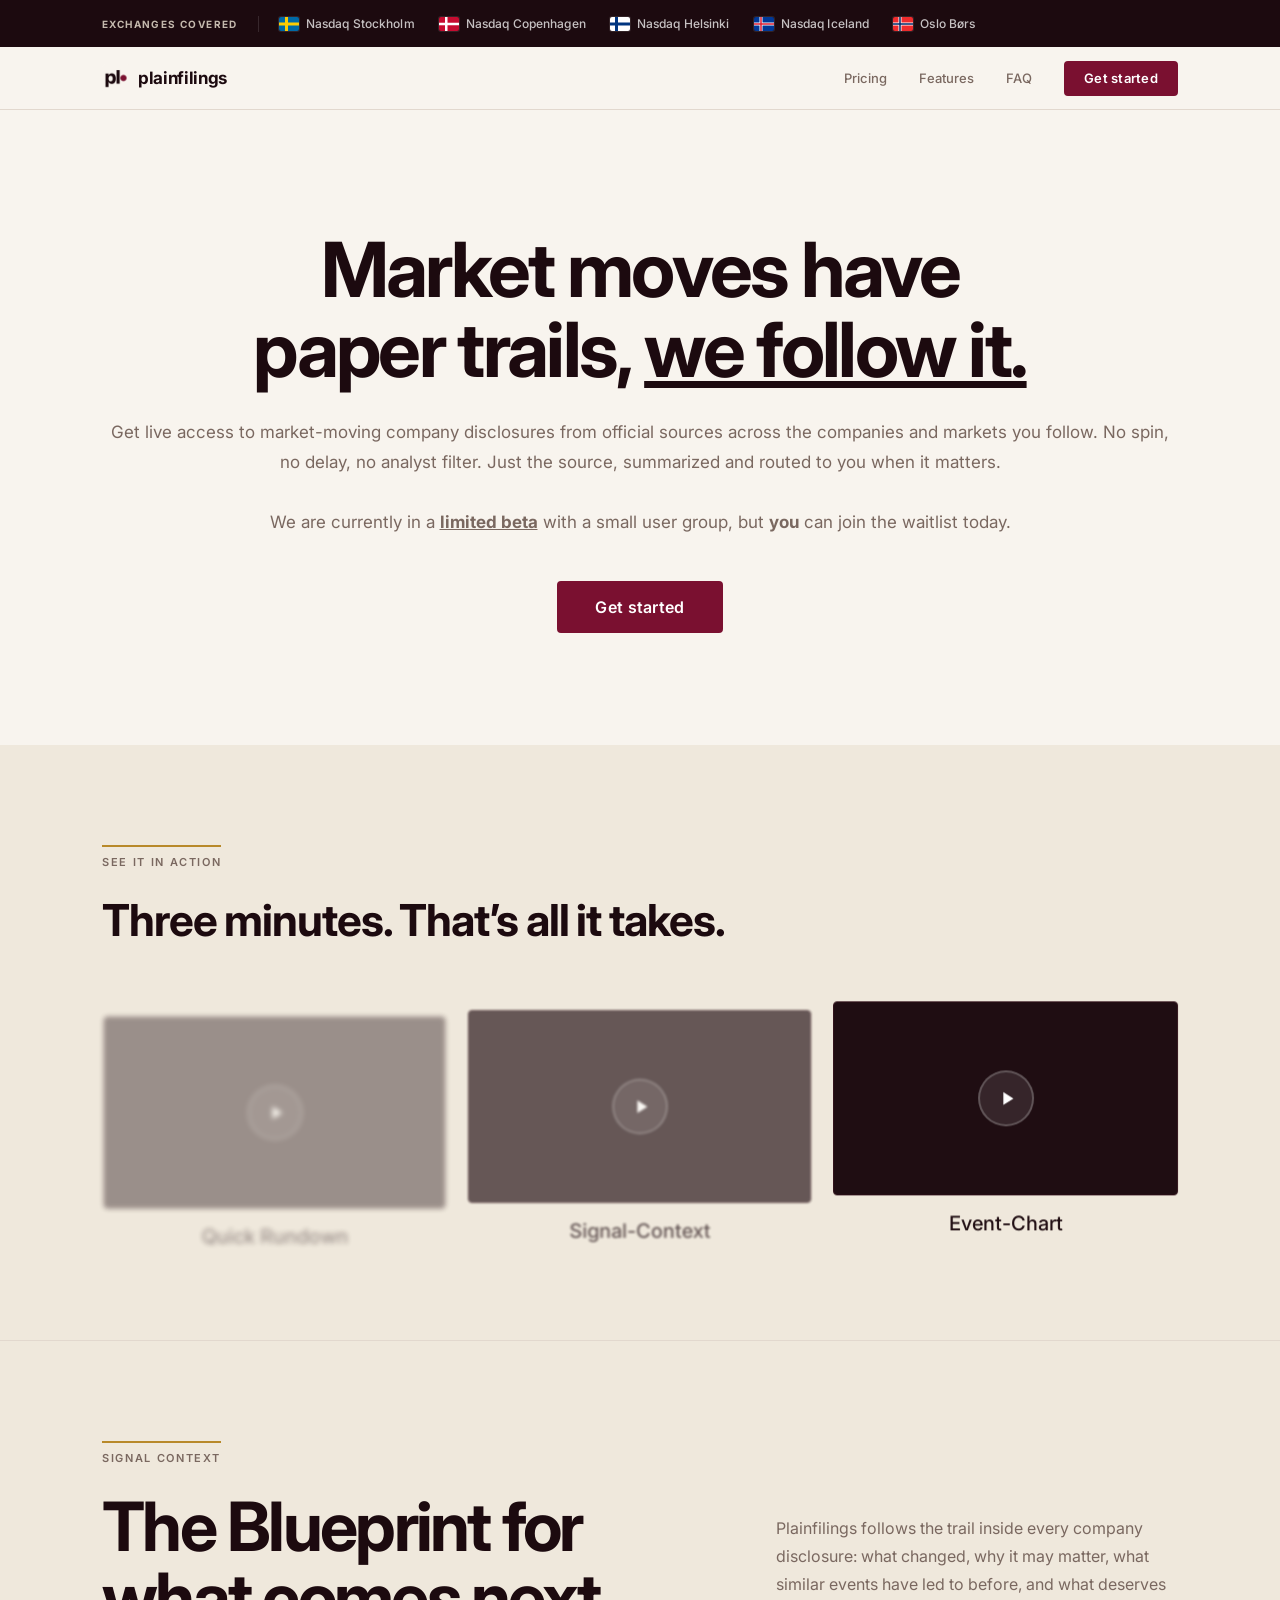
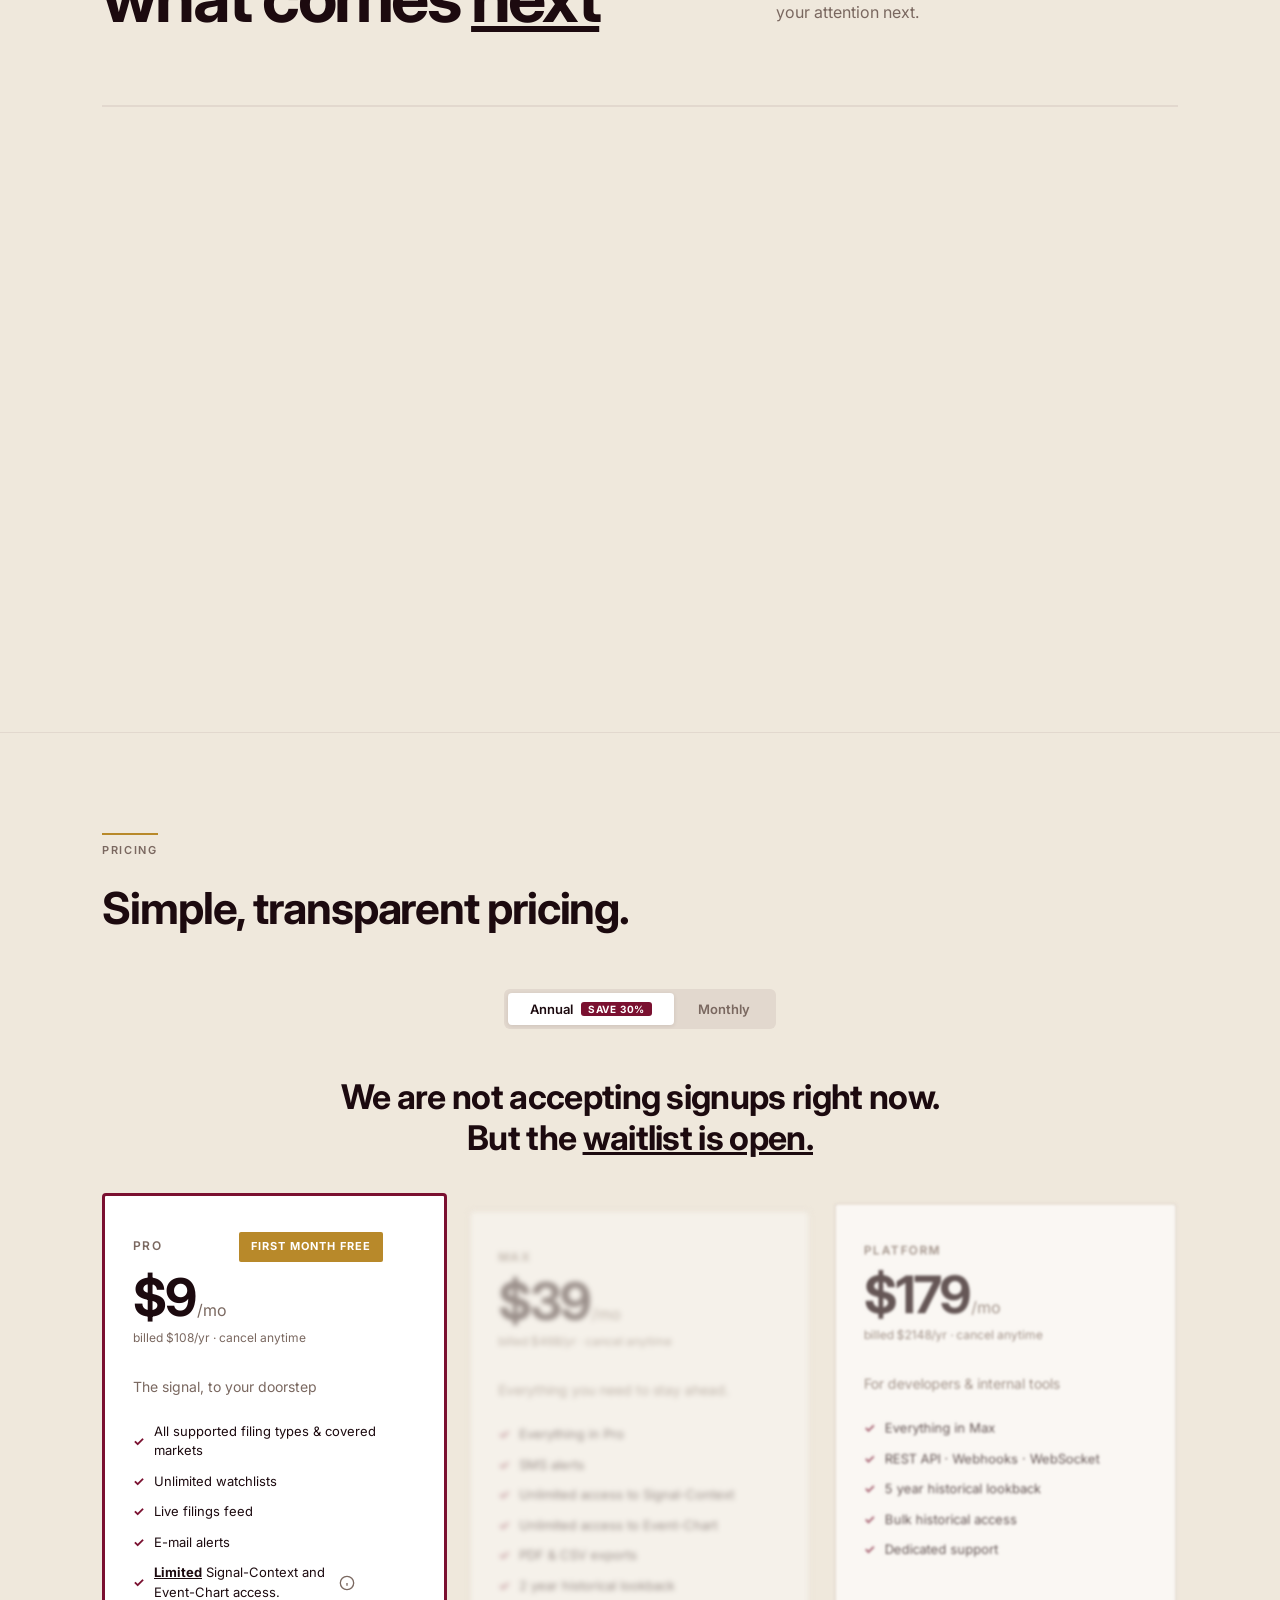
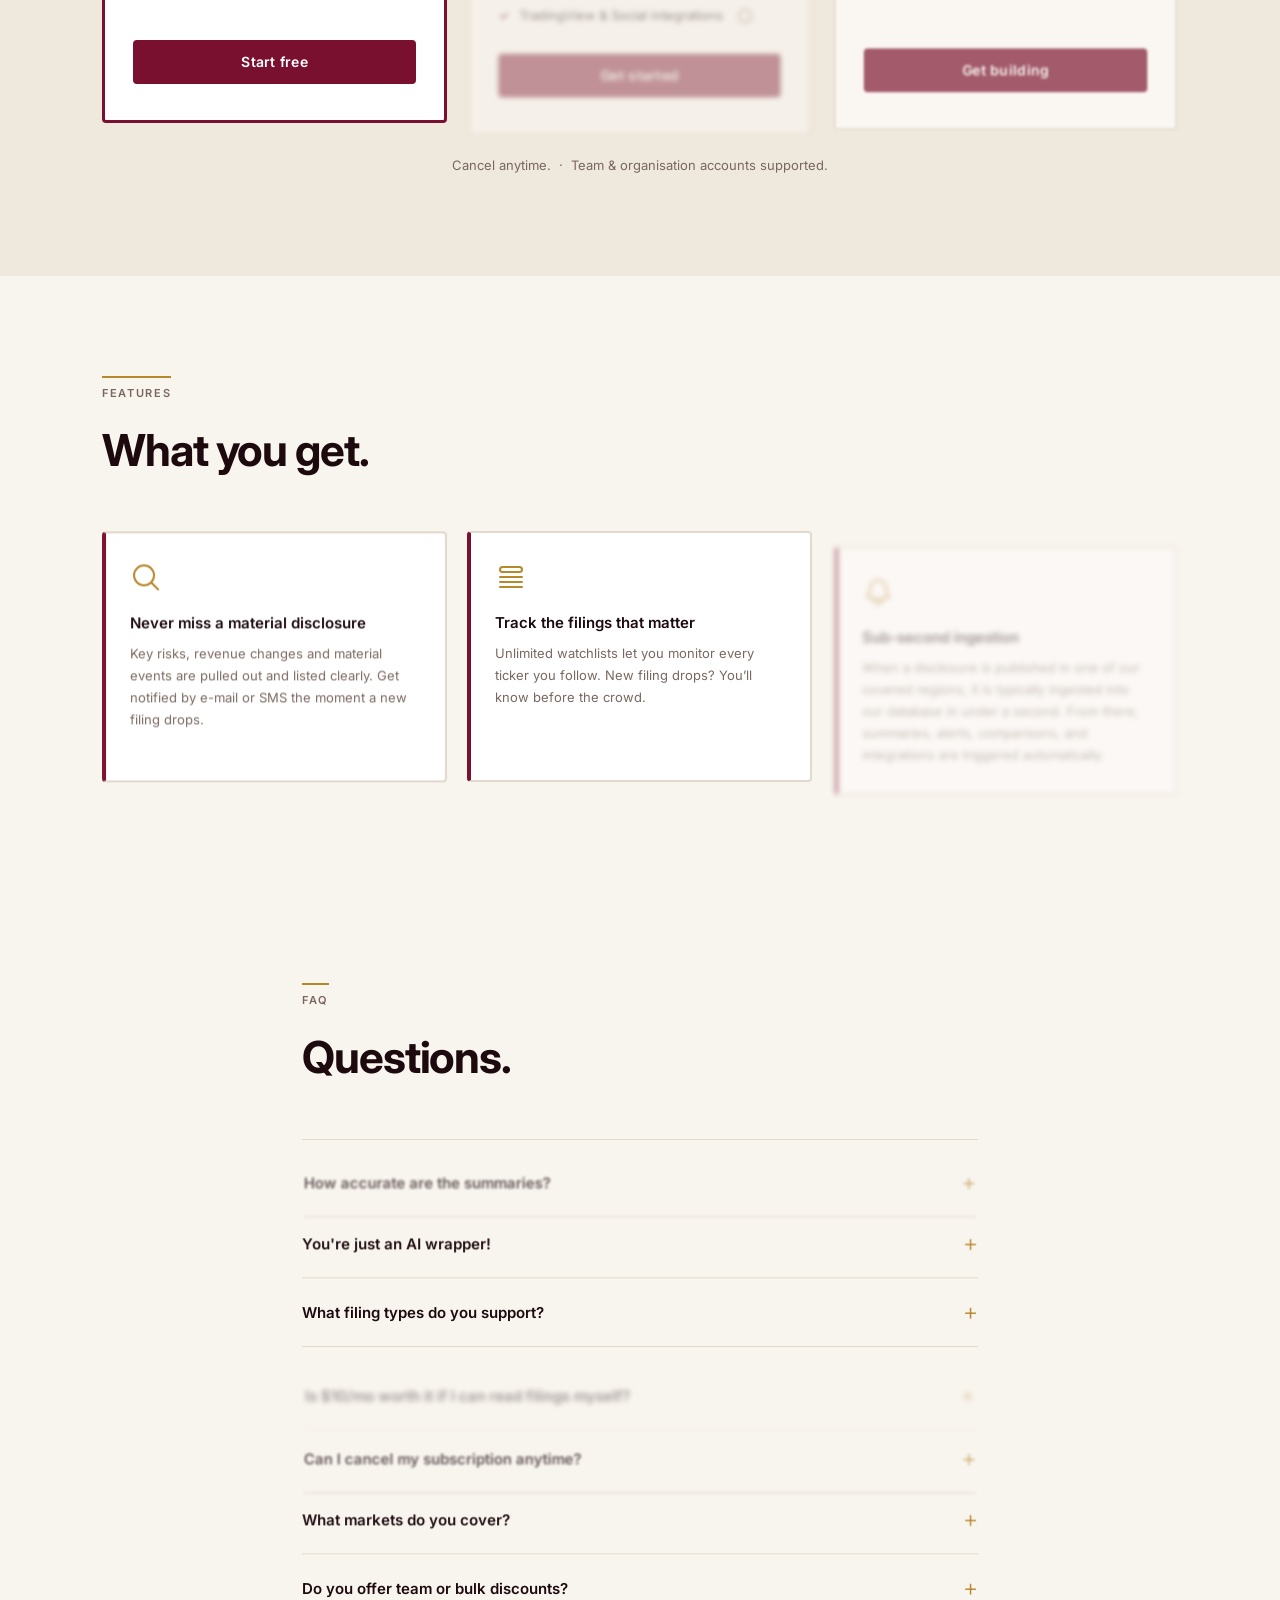
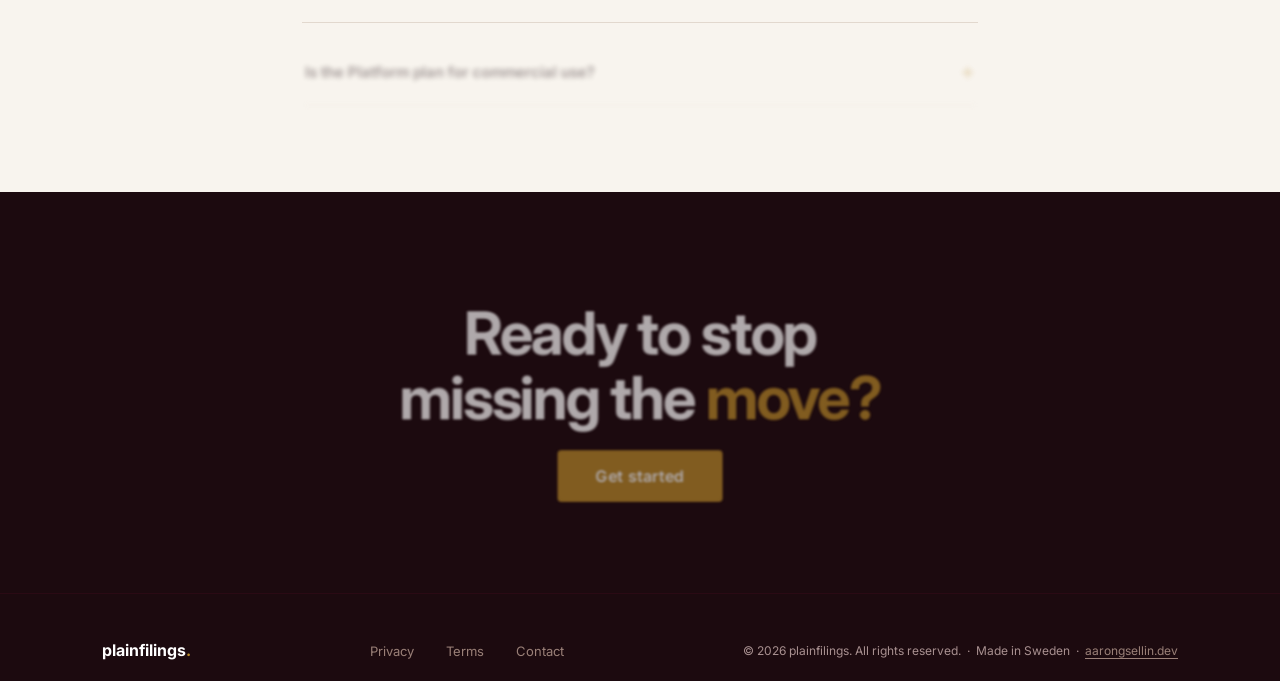
<file: index.html>
<!doctype html>
<html lang="en">
  <head>
    <meta charset="UTF-8" />
    <meta name="viewport" content="width=device-width, initial-scale=1.0" />
    <title>plainfilings</title>
    <meta
      name="description"
      content="plainfilings routes visitors to the appropriate locale page."
    />
    <meta name="robots" content="noindex,follow" />
    <meta property="og:type" content="website" />
    <meta property="og:title" content="plainfilings" />
    <meta
      property="og:description"
      content="plainfilings routes visitors to the appropriate locale page."
    />
    <meta property="og:url" content="https://plainfilings.com/" />
    <meta
      property="og:image"
      content="https://plainfilings.com/live-feed-demo.png"
    />
    <meta name="twitter:card" content="summary_large_image" />
    <meta name="twitter:title" content="plainfilings" />
    <meta
      name="twitter:description"
      content="plainfilings routes visitors to the appropriate locale page."
    />
    <meta
      name="twitter:image"
      content="https://plainfilings.com/live-feed-demo.png"
    />
    <script>
      (function () {
        var path = window.location.pathname.replace(/\/+$/, "") || "/";
        if (path !== "/" && path !== "/index.html") return;

        var targetPath = "/en/";
        var controller = window.AbortController ? new AbortController() : null;
        var timeoutId = null;

        if (controller) {
          timeoutId = window.setTimeout(function () {
            controller.abort();
          }, 1500);
        }

        var request = controller
          ? fetch("https://api.country.is/", { signal: controller.signal })
          : fetch("https://api.country.is/");

        request
          .then(function (response) {
            if (!response.ok) throw new Error("Geo lookup failed");
            return response.json();
          })
          .then(function (data) {
            var countryCode = String(
              data && (data.country || data.country_code || ""),
            ).toUpperCase();
            if (countryCode === "SE") targetPath = "/sv/";
          })
          .catch(function () {
            targetPath = "/en/";
          })
          .then(function () {
            if (timeoutId !== null) window.clearTimeout(timeoutId);
            window.location.replace(
              targetPath + window.location.search + window.location.hash,
            );
          });
      })();
    </script>
  </head>
  <body></body>
</html>
</file>
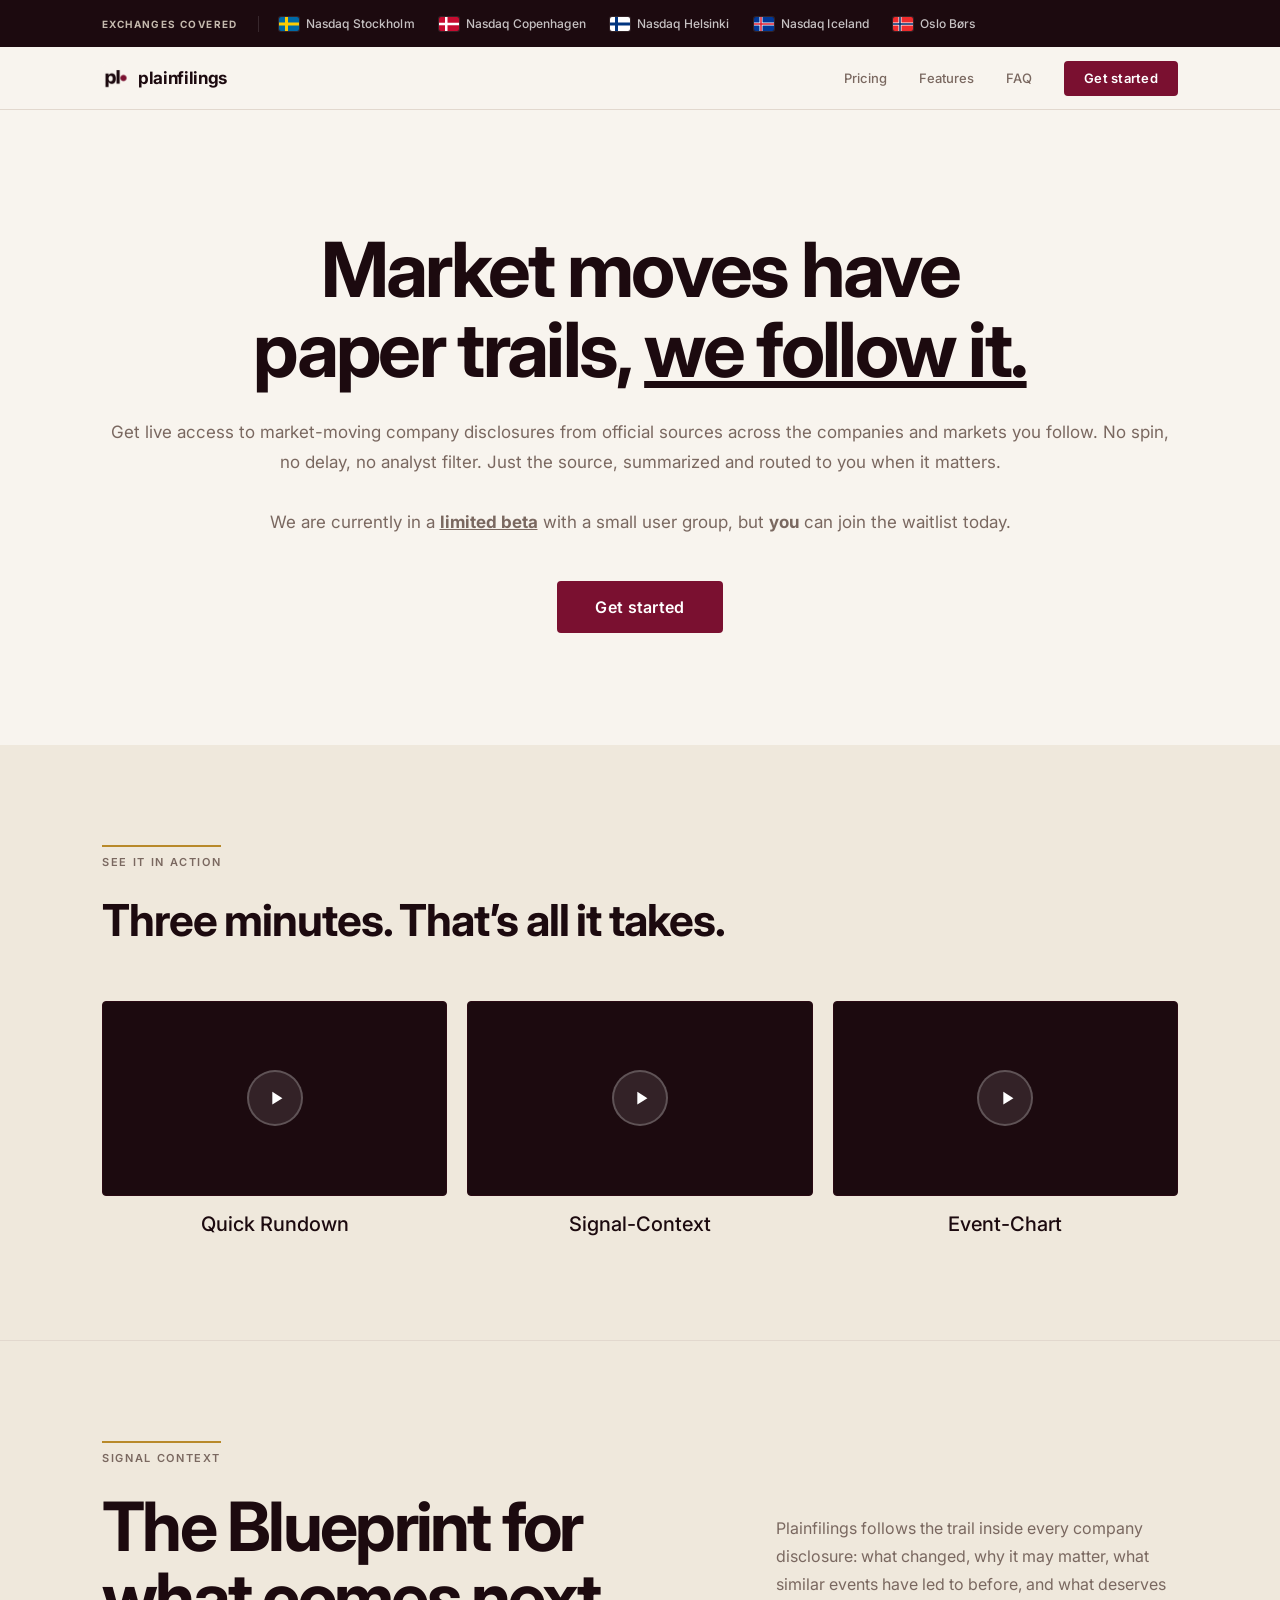
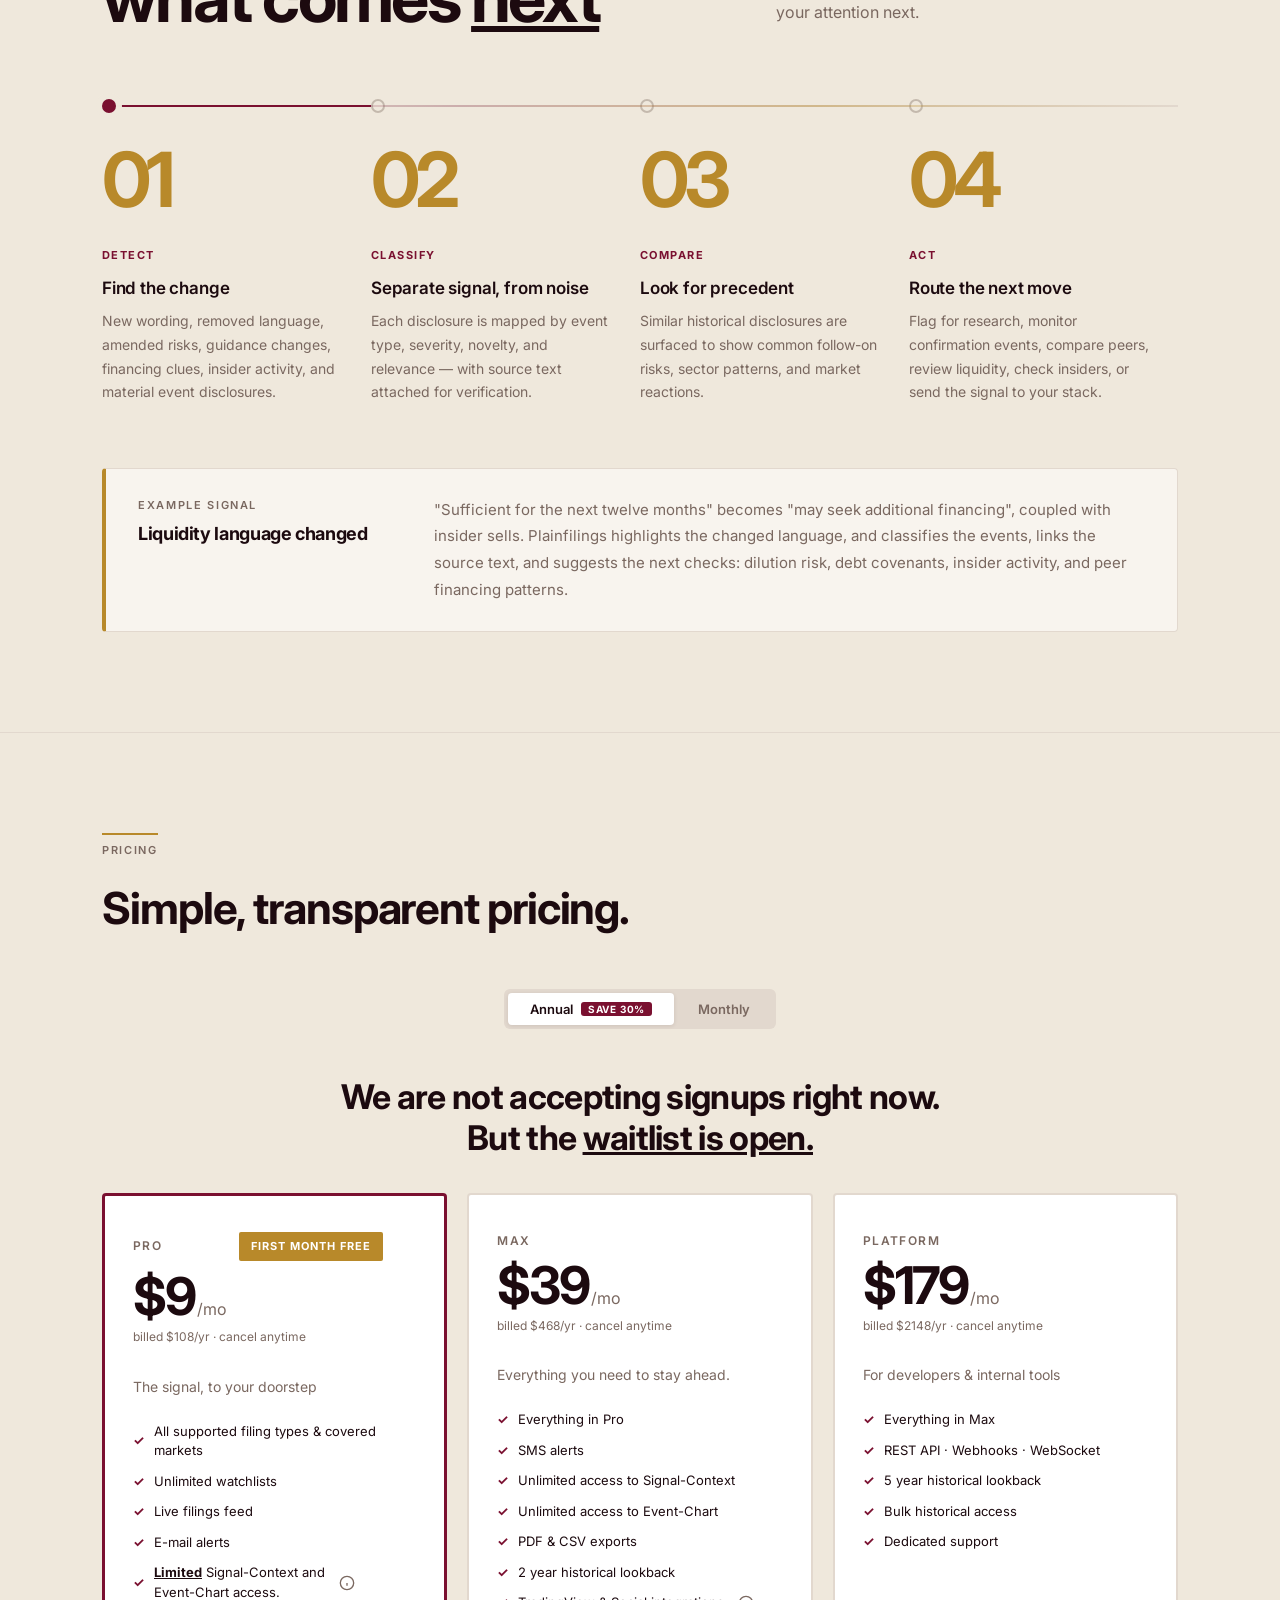
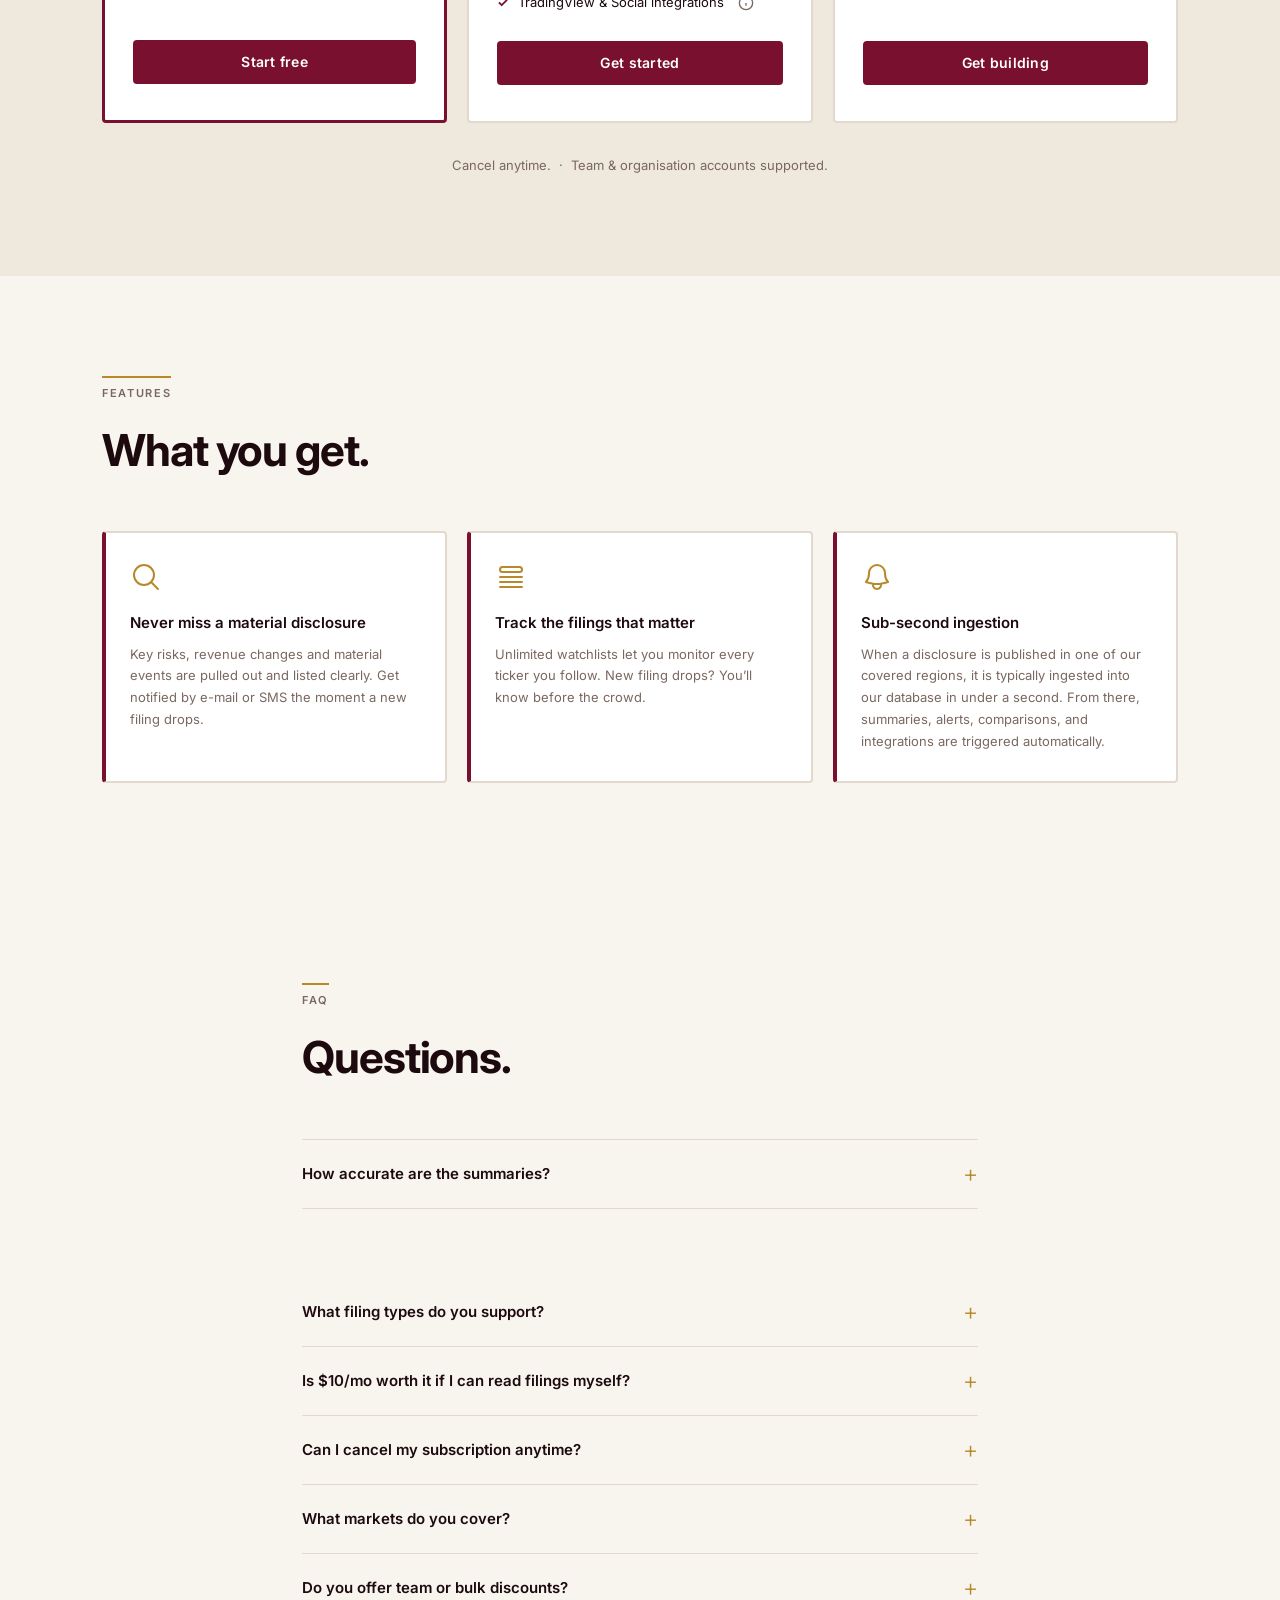
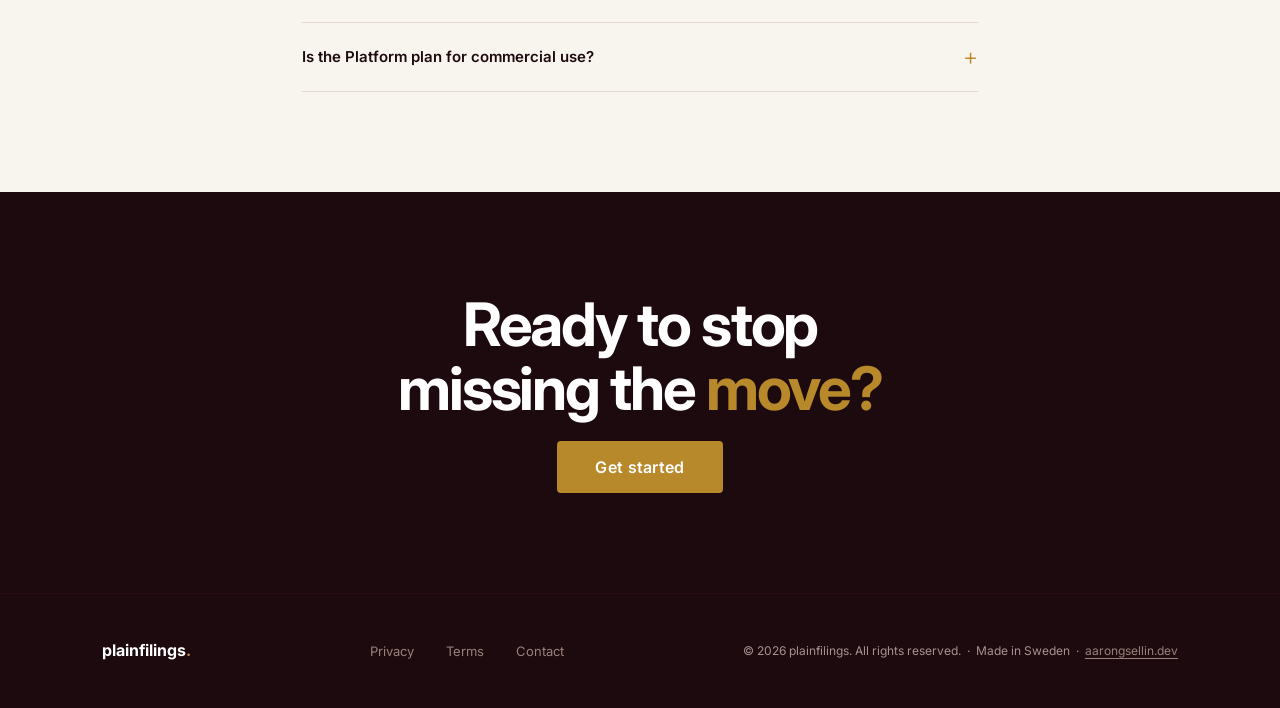
<file: en/index.html>
<!doctype html>
<html lang="en">
  <head>
    <meta charset="UTF-8" />
    <meta name="viewport" content="width=device-width, initial-scale=1.0" />
    <title>plainfilings: Stock Filings, Decoded</title>
    <meta
      name="description"
      content="plainfilings reads any stock filing — annual reports, quarterly filings, 8-Ks and more — and gives you a clear, actionable summary in seconds. Covering US and Nordic markets."
    />
    <link rel="canonical" href="https://plainfilings.com/en/" />

    <!-- Open Graph -->
    <meta property="og:type" content="website" />
    <meta property="og:url" content="https://plainfilings.com/en/" />
    <meta property="og:title" content="plainfilings: Stock Filings, Decoded" />
    <meta
      property="og:description"
      content="plainfilings reads any stock filing and gives you a clear, actionable summary in seconds. Covering US and Nordic markets."
    />
    <meta
      property="og:image"
      content="https://plainfilings.com/live-feed-demo.png"
    />

    <!-- Twitter / X -->
    <meta name="twitter:card" content="summary_large_image" />
    <meta name="twitter:title" content="plainfilings: Stock Filings, Decoded" />
    <meta
      name="twitter:description"
      content="plainfilings reads any stock filing and gives you a clear, actionable summary in seconds. Covering US and Nordic markets."
    />
    <meta
      name="twitter:image"
      content="https://plainfilings.com/live-feed-demo.png"
    />
    <link rel="preconnect" href="https://fonts.googleapis.com" />
    <link rel="preconnect" href="https://fonts.gstatic.com" crossorigin />
    <link
      href="https://fonts.googleapis.com/css2?family=Inter:wght@400;500;600;700;800&display=swap"
      rel="stylesheet"
    />
    <link rel="stylesheet" href="../style.css" />
    <!-- Favicon -->
    <link rel="icon" type="image/x-icon" href="../favicon.ico" />
    <link
      rel="icon"
      type="image/png"
      sizes="96x96"
      href="../favicon-96x96.png"
    />
    <link rel="icon" type="image/svg+xml" href="../favicon.svg" />

    <!-- Apple -->
    <link
      rel="apple-touch-icon"
      sizes="180x180"
      href="../apple-touch-icon.png"
    />

    <!-- Web app manifest -->
    <link rel="manifest" href="../site.webmanifest" />
  </head>
  <body>
    <section class="exchanges-banner" aria-label="Exchanges covered">
      <div class="container exchanges-banner__inner">
        <span class="exchanges-banner__label">Exchanges covered</span>
        <div class="exchanges-banner__list">
          <div class="exchange-chip">
            <svg
              class="exchange-chip__flag"
              viewBox="0 0 20 14"
              xmlns="http://www.w3.org/2000/svg"
              aria-hidden="true"
            >
              <rect width="20" height="14" fill="#006AA7" />
              <rect x="6" y="0" width="3" height="14" fill="#FECC02" />
              <rect x="0" y="5.5" width="20" height="3" fill="#FECC02" />
            </svg>
            <span>Nasdaq Stockholm</span>
          </div>

          <div class="exchange-chip">
            <svg
              class="exchange-chip__flag"
              viewBox="0 0 20 14"
              xmlns="http://www.w3.org/2000/svg"
              aria-hidden="true"
            >
              <rect width="20" height="14" fill="#C60C30" />
              <rect x="6" y="0" width="2.5" height="14" fill="white" />
              <rect x="0" y="5.75" width="20" height="2.5" fill="white" />
            </svg>
            <span>Nasdaq Copenhagen</span>
          </div>

          <div class="exchange-chip">
            <svg
              class="exchange-chip__flag"
              viewBox="0 0 20 14"
              xmlns="http://www.w3.org/2000/svg"
              aria-hidden="true"
            >
              <rect width="20" height="14" fill="white" />
              <rect x="5" y="0" width="3" height="14" fill="#003580" />
              <rect x="0" y="5.5" width="20" height="3" fill="#003580" />
            </svg>
            <span>Nasdaq Helsinki</span>
          </div>

          <div class="exchange-chip">
            <svg
              class="exchange-chip__flag"
              viewBox="0 0 20 14"
              xmlns="http://www.w3.org/2000/svg"
              aria-hidden="true"
            >
              <rect width="20" height="14" fill="#003897" />
              <rect x="5.5" y="0" width="3" height="14" fill="white" />
              <rect x="0" y="5.5" width="20" height="3" fill="white" />
              <rect x="6.25" y="0" width="1.5" height="14" fill="#DC1E35" />
              <rect x="0" y="6.25" width="20" height="1.5" fill="#DC1E35" />
            </svg>
            <span>Nasdaq Iceland</span>
          </div>

          <div class="exchange-chip">
            <svg
              class="exchange-chip__flag"
              viewBox="0 0 20 14"
              xmlns="http://www.w3.org/2000/svg"
              aria-hidden="true"
            >
              <rect width="20" height="14" fill="#EF2B2D" />
              <rect x="5.5" y="0" width="3" height="14" fill="white" />
              <rect x="0" y="5.5" width="20" height="3" fill="white" />
              <rect x="6.25" y="0" width="1.5" height="14" fill="#002868" />
              <rect x="0" y="6.25" width="20" height="1.5" fill="#002868" />
            </svg>
            <span>Oslo Børs</span>
          </div>
        </div>
      </div>
    </section>

    <nav class="nav">
      <div class="container nav__inner">
        <a href="#" class="nav__logo">
          <img src="../logo.png" alt="" class="nav__logo-img" />plainfilings
        </a>
        <div class="nav__links">
          <a href="#pricing">Pricing</a>
          <a href="#features">Features</a>
          <a href="#faq">FAQ</a>
          <a
            href="https://dashboard.plainfilings.com"
            class="btn btn--primary btn--sm"
            >Get started</a
          >
        </div>
      </div>
    </nav>

    <section class="hero2 section">
      <div class="container hero2__inner">
        <div class="hero2__content">
          <h1 class="hero2__headline">
            Market moves have<br />
            paper trails, <u>we follow it.</u>
          </h1>

          <p class="hero2__sub">
            Get live access to market-moving company disclosures from official
            sources across the companies and markets you follow. No spin, no
            delay, no analyst filter. Just the source, summarized and routed to
            you when it matters.<br /><br />
            We are currently in a <u><b>limited beta</b></u> with a small user
            group, but <b>you</b> can join the waitlist today.
          </p>

          <div class="hero2__ctas">
            <a
              href="https://dashboard.plainfilings.com"
              class="btn btn--primary btn--lg"
              >Get started
            </a>
          </div>
        </div>
      </div>
    </section>

    <section class="video-section section section--light">
      <div class="container">
        <div class="section-tag">See it in action</div>
        <h2 class="section-title">Three minutes. That&rsquo;s all it takes.</h2>
        <div class="video-grid">
          <div class="video-card">
            <div class="video-card__thumb">
              <div class="video-card__play" aria-hidden="true">
                <svg
                  xmlns="http://www.w3.org/2000/svg"
                  viewBox="0 0 24 24"
                  fill="currentColor"
                >
                  <path d="M8 5.14v14l11-7-11-7z" />
                </svg>
              </div>
            </div>
            <div class="video-card__label">Quick Rundown</div>
          </div>

          <div class="video-card">
            <div class="video-card__thumb">
              <div class="video-card__play" aria-hidden="true">
                <svg
                  xmlns="http://www.w3.org/2000/svg"
                  viewBox="0 0 24 24"
                  fill="currentColor"
                >
                  <path d="M8 5.14v14l11-7-11-7z" />
                </svg>
              </div>
            </div>
            <div class="video-card__label">Signal-Context</div>
          </div>

          <div class="video-card">
            <div class="video-card__thumb">
              <div class="video-card__play" aria-hidden="true">
                <svg
                  xmlns="http://www.w3.org/2000/svg"
                  viewBox="0 0 24 24"
                  fill="currentColor"
                >
                  <path d="M8 5.14v14l11-7-11-7z" />
                </svg>
              </div>
            </div>
            <div class="video-card__label">Event-Chart</div>
          </div>
        </div>
      </div>
    </section>

    <section class="discovery-roadmap section">
      <div class="container discovery-roadmap__inner">
        <div class="section-tag">Signal Context</div>

        <div class="discovery-roadmap__header">
          <h2 class="discovery-roadmap__headline">
            The Blueprint for what comes <u>next</u>
          </h2>

          <p class="discovery-roadmap__sub">
            Plainfilings follows the trail inside every company disclosure: what
            changed, why it may matter, what similar events have led to before,
            and what deserves your attention next.
          </p>
        </div>

        <div class="discovery-roadmap__track">
          <article
            class="discovery-roadmap__node discovery-roadmap__node--active"
          >
            <div class="discovery-roadmap__marker">01</div>
            <div class="discovery-roadmap__content">
              <span class="discovery-roadmap__label">Detect</span>
              <h3>Find the change</h3>
              <p>
                New wording, removed language, amended risks, guidance changes,
                financing clues, insider activity, and material event
                disclosures.
              </p>
            </div>
          </article>

          <article class="discovery-roadmap__node">
            <div class="discovery-roadmap__marker">02</div>
            <div class="discovery-roadmap__content">
              <span class="discovery-roadmap__label">Classify</span>
              <h3>Separate signal, from noise</h3>
              <p>
                Each disclosure is mapped by event type, severity, novelty, and
                relevance — with source text attached for verification.
              </p>
            </div>
          </article>

          <article class="discovery-roadmap__node">
            <div class="discovery-roadmap__marker">03</div>
            <div class="discovery-roadmap__content">
              <span class="discovery-roadmap__label">Compare</span>
              <h3>Look for precedent</h3>
              <p>
                Similar historical disclosures are surfaced to show common
                follow-on risks, sector patterns, and market reactions.
              </p>
            </div>
          </article>

          <article class="discovery-roadmap__node">
            <div class="discovery-roadmap__marker">04</div>
            <div class="discovery-roadmap__content">
              <span class="discovery-roadmap__label">Act</span>
              <h3>Route the next move</h3>
              <p>
                Flag for research, monitor confirmation events, compare peers,
                review liquidity, check insiders, or send the signal to your
                stack.
              </p>
            </div>
          </article>
        </div>

        <div class="discovery-roadmap__signal">
          <div class="discovery-roadmap__signal-meta">
            <span>Example signal</span>
            <strong>Liquidity language changed</strong>
          </div>

          <p>
            &quot;Sufficient for the next twelve months&quot; becomes &quot;may
            seek additional financing&quot;, coupled with insider sells.
            Plainfilings highlights the changed language, and classifies the
            events, links the source text, and suggests the next checks:
            dilution risk, debt covenants, insider activity, and peer financing
            patterns.
          </p>
        </div>
      </div>
    </section>

    <!-- <section class="section">
      <div class="container">
        <div class="section-tag">What users say</div>
        <h2 class="section-title">Trusted by investors who move fast.</h2>
        <div class="testimonials__grid">
          <div class="testimonial-card">
            <blockquote class="testimonial-card__quote">
              I cut my filing review time from two hours to under ten minutes.
              plainfilings is the first tool that actually respects how fast
              markets move.
            </blockquote>
            <div class="testimonial-card__author">
              <div class="avatar-placeholder">photo</div>
              <div>
                <div class="testimonial-card__name">Anna B.</div>
                <div class="testimonial-card__role">
                  Portfolio manager, Stockholm
                </div>
              </div>
            </div>
          </div>

          <div class="testimonial-card">
            <blockquote class="testimonial-card__quote">
              The first time an 8-K summary hit my inbox before the PDF had even
              loaded on EDGAR, I knew I wasn&rsquo;t going back.
            </blockquote>
            <div class="testimonial-card__author">
              <div class="avatar-placeholder">photo</div>
              <div>
                <div class="testimonial-card__name">Marcus T.</div>
                <div class="testimonial-card__role">
                  Independent equity analyst
                </div>
              </div>
            </div>
          </div>

          <div class="testimonial-card">
            <blockquote class="testimonial-card__quote">
              We pipe summaries straight into our internal dashboard via the
              API. Saved us weeks of scraping and parsing work.
            </blockquote>
            <div class="testimonial-card__author">
              <div class="avatar-placeholder">photo</div>
              <div>
                <div class="testimonial-card__name">Raj K.</div>
                <div class="testimonial-card__role">
                  Quant developer, hedge fund
                </div>
              </div>
            </div>
          </div>
        </div>
      </div>
    </section> -->

    <section id="pricing" class="pricing section section--light">
      <div class="container">
        <div class="section-tag">Pricing</div>
        <h2 class="section-title">Simple, transparent pricing.</h2>

        <div class="pricing-toggle-wrap">
          <div class="pricing-toggle" role="group" aria-label="Billing period">
            <button
              class="pricing-toggle__btn pricing-toggle__btn--active"
              data-billing="annual"
              aria-pressed="true"
            >
              Annual <span class="pricing-toggle__save">Save 30%</span>
            </button>
            <button
              class="pricing-toggle__btn"
              data-billing="monthly"
              aria-pressed="false"
            >
              Monthly
            </button>
          </div>
        </div>

        <h3 class="pricing-beta-headline">
          We are not accepting signups right now. <br />
          But the <u>waitlist is open.</u>
        </h3>

        <div class="pricing-single" id="pricing2Grid">
          <!-- Pro -->
          <div class="pricing-card pricing-card--featured">
            <div class="pricing-card__tier">
              Pro
              <span
                class="pricing-card__trial-banner pricing-card__trial-banner--inline"
                >First month free</span
              >
            </div>

            <div class="pricing-price" data-price-annual>
              <div class="pricing-card__price">
                <span class="pricing-card__amount">$9</span>
                <span class="pricing-card__per">/mo</span>
              </div>
              <div class="pricing-card__billing">
                billed $108/yr &middot; cancel anytime
              </div>
            </div>
            <div class="pricing-price" data-price-monthly hidden>
              <div class="pricing-card__price">
                <span class="pricing-card__amount">$15</span>
                <span class="pricing-card__per">/mo</span>
              </div>
              <div class="pricing-card__billing">
                billed monthly &middot; cancel anytime
              </div>
            </div>

            <p class="pricing-card__pitch">The signal, to your doorstep</p>

            <ul class="pricing-card__features">
              <li>
                <span class="check">&#10003;</span> All supported filing types
                &amp; covered markets
              </li>
              <li><span class="check">&#10003;</span> Unlimited watchlists</li>
              <li><span class="check">&#10003;</span> Live filings feed</li>
              <li><span class="check">&#10003;</span> E-mail alerts</li>
              <li>
                <span class="check">&#10003;</span>
                <span
                  ><b><u>Limited</u></b> Signal-Context and <br />Event-Chart
                  access.</span
                >
                <span
                  class="info-icon"
                  aria-label="Limited to 5 companies per month. Upgrade to Max for unlimited access."
                  title="Limited to 5 companies per month. Upgrade to Max for unlimited access."
                >
                  <svg
                    xmlns="http://www.w3.org/2000/svg"
                    viewBox="0 0 24 24"
                    fill="none"
                    stroke="currentColor"
                    stroke-width="2"
                  >
                    <circle cx="12" cy="12" r="10"></circle>
                    <line x1="12" y1="16" x2="12" y2="12"></line>
                    <line x1="12" y1="8" x2="12.01" y2="8"></line>
                  </svg>
                </span>
              </li>
            </ul>
            <a
              href="https://dashboard.plainfilings.com"
              class="btn btn--primary btn--full"
              >Start free</a
            >
          </div>

          <!-- MAX -->
          <div class="pricing-card">
            <div class="pricing-card__tier">Max</div>

            <div class="pricing-price" data-price-annual>
              <div class="pricing-card__price">
                <span class="pricing-card__amount">$39</span>
                <span class="pricing-card__per">/mo</span>
              </div>
              <div class="pricing-card__billing">
                billed $468/yr &middot; cancel anytime
              </div>
            </div>
            <div class="pricing-price" data-price-monthly hidden>
              <div class="pricing-card__price">
                <span class="pricing-card__amount">$59</span>
                <span class="pricing-card__per">/mo</span>
              </div>
              <div class="pricing-card__billing">
                billed monthly &middot; cancel anytime
              </div>
            </div>

            <p class="pricing-card__pitch">
              Everything you need to stay ahead.
            </p>

            <ul class="pricing-card__features">
              <li><span class="check">&#10003;</span> Everything in Pro</li>
              <li><span class="check">&#10003;</span> SMS alerts</li>
              <li>
                <span class="check">&#10003;</span> Unlimited access to
                Signal-Context
              </li>
              <li>
                <span class="check">&#10003;</span> Unlimited access to
                Event-Chart
              </li>

              <li><span class="check">&#10003;</span> PDF & CSV exports</li>
              <li>
                <span class="check">&#10003;</span> 2 year historical lookback
              </li>
              <li>
                <span class="check">&#10003;</span> TradingView & Social
                integrations
                <span
                  class="info-icon"
                  aria-label="Push filing signals to TradingView or your Discord server via our bot. More integrations coming."
                  title="Push filing signals to TradingView or your Discord server via our bot. More integrations coming."
                >
                  <svg
                    xmlns="http://www.w3.org/2000/svg"
                    viewBox="0 0 24 24"
                    fill="none"
                    stroke="currentColor"
                    stroke-width="2"
                  >
                    <circle cx="12" cy="12" r="10"></circle>
                    <line x1="12" y1="16" x2="12" y2="12"></line>
                    <line x1="12" y1="8" x2="12.01" y2="8"></line>
                  </svg>
                </span>
              </li>
            </ul>
            <a
              href="https://dashboard.plainfilings.com"
              class="btn btn--primary btn--full"
              >Get started
            </a>
          </div>

          <!-- Platform -->
          <div class="pricing-card">
            <div class="pricing-card__tier">Platform</div>

            <div class="pricing-price" data-price-annual>
              <div class="pricing-card__price">
                <span class="pricing-card__amount">$179</span>
                <span class="pricing-card__per">/mo</span>
              </div>
              <div class="pricing-card__billing">
                billed $2148/yr &middot; cancel anytime
              </div>
            </div>
            <div class="pricing-price" data-price-monthly hidden>
              <div class="pricing-card__price">
                <span class="pricing-card__amount">$249</span>
                <span class="pricing-card__per">/mo</span>
              </div>
              <div class="pricing-card__billing">
                billed monthly &middot; cancel anytime
              </div>
            </div>

            <p class="pricing-card__pitch">For developers & internal tools</p>

            <ul class="pricing-card__features">
              <li><span class="check">&#10003;</span> Everything in Max</li>
              <li>
                <span class="check">&#10003;</span> REST API &middot; Webhooks
                &middot; WebSocket
              </li>
              <li>
                <span class="check">&#10003;</span> 5 year historical lookback
              </li>
              <li>
                <span class="check">&#10003;</span> Bulk historical access
              </li>
              <!-- <li><span class="check">&#10003;</span> Custom alert routing</li> -->
              <li><span class="check">&#10003;</span> Dedicated support</li>
            </ul>
            <a
              href="https://dashboard.plainfilings.com"
              class="btn btn--primary btn--full"
              >Get building
            </a>
          </div>
        </div>
        <p class="pricing__note">
          Cancel anytime. &nbsp;&middot;&nbsp; Team &amp; organisation accounts
          supported.
        </p>
      </div>
    </section>

    <section id="features" class="features section">
      <div class="container">
        <div class="section-tag">Features</div>
        <h2 class="section-title">What you get.</h2>
        <div class="features__grid">
          <div class="feature-card">
            <div class="feature-card__icon">
              <svg
                xmlns="http://www.w3.org/2000/svg"
                fill="none"
                viewBox="0 0 24 24"
                stroke-width="1.5"
                stroke="currentColor"
              >
                <path
                  stroke-linecap="round"
                  stroke-linejoin="round"
                  d="m21 21-5.197-5.197m0 0A7.5 7.5 0 1 0 5.196 15.803a7.5 7.5 0 0 0 10.607 0z"
                />
              </svg>
            </div>
            <h3 class="feature-card__title">
              Never miss a material disclosure
            </h3>
            <p class="feature-card__desc">
              Key risks, revenue changes and material events are pulled out and
              listed clearly. Get notified by e-mail or SMS the moment a new
              filing drops.
            </p>
          </div>

          <div class="feature-card">
            <div class="feature-card__icon">
              <svg
                xmlns="http://www.w3.org/2000/svg"
                fill="none"
                viewBox="0 0 24 24"
                stroke-width="1.5"
                stroke="currentColor"
              >
                <path
                  stroke-linecap="round"
                  stroke-linejoin="round"
                  d="M3.75 12h16.5m-16.5 3.75h16.5M3.75 19.5h16.5M5.625 4.5h12.75a1.875 1.875 0 0 1 0 3.75H5.625a1.875 1.875 0 0 1 0-3.75z"
                />
              </svg>
            </div>
            <h3 class="feature-card__title">Track the filings that matter</h3>
            <p class="feature-card__desc">
              Unlimited watchlists let you monitor every ticker you follow. New
              filing drops? You&rsquo;ll know before the crowd.
            </p>
          </div>

          <div class="feature-card">
            <div class="feature-card__icon">
              <svg
                xmlns="http://www.w3.org/2000/svg"
                fill="none"
                viewBox="0 0 24 24"
                stroke-width="1.5"
                stroke="currentColor"
              >
                <path
                  stroke-linecap="round"
                  stroke-linejoin="round"
                  d="M14.857 17.082a23.848 23.848 0 0 0 5.454-1.31A8.967 8.967 0 0 1 18 9.75V9A6 6 0 0 0 6 9v.75a8.967 8.967 0 0 1-2.312 6.022c1.733.64 3.56 1.085 5.455 1.31m5.714 0a24.255 24.255 0 0 1-5.714 0m5.714 0a3 3 0 1 1-5.714 0"
                />
              </svg>
            </div>
            <h3 class="feature-card__title">Sub-second ingestion</h3>
            <p class="feature-card__desc">
              When a disclosure is published in one of our covered regions, it
              is typically ingested into our database in under a second. From
              there, summaries, alerts, comparisons, and integrations are
              triggered automatically.
            </p>
          </div>
        </div>
      </div>
    </section>

    <section id="faq" class="faq section">
      <div class="container faq__inner">
        <div class="section-tag">FAQ</div>
        <h2 class="section-title">Questions.</h2>
        <div class="faq__list">
          <div class="faq-item">
            <button class="faq-item__question" aria-expanded="false">
              How accurate are the summaries?
              <span class="faq-item__toggle" aria-hidden="true">+</span>
            </button>
            <div class="faq-item__answer" hidden>
              <p>
                Our model is trained on filings from multiple markets. Summaries
                pull out key risks, revenue figures, guidance and material
                events. Every point links back to the source text so you can
                check it in one click.
              </p>
            </div>
          </div>

          <div class="faq-item">
            <button class="faq-item__question" aria-expanded="false">
              You&apos;re just an AI wrapper!
              <span class="faq-item__toggle" aria-hidden="true">+</span>
            </button>
            <div class="faq-item__answer" hidden>
              <p>
                Plainfilings is NLP-first. Before any LLM is involved, our
                platform uses a purpose-built search system to extract key
                facts, detect changes, identify relevant language, and surface
                sentiment across disclosures. Its only after that, to summarize
                findings and explain complex language, that an LLM gets to do
                anything of relevance. In short; the core signal engine is not a
                chatbot. The LLM helps translate signals into something short
                and digestable.
              </p>
            </div>
          </div>

          <div class="faq-item">
            <button class="faq-item__question" aria-expanded="false">
              What filing types do you support?
              <span class="faq-item__toggle" aria-hidden="true">+</span>
            </button>
            <div class="faq-item__answer" hidden>
              <p>
                We support all major filing types across our covered markets:
                annual reports, quarterly filings, material event disclosures,
                IPO prospectuses, proxy statements and more.
              </p>
            </div>
          </div>

          <div class="faq-item">
            <button class="faq-item__question" aria-expanded="false">
              Is $10/mo worth it if I can read filings myself?
              <span class="faq-item__toggle" aria-hidden="true">+</span>
            </button>
            <div class="faq-item__answer" hidden>
              <p>
                A single 10-K averages 80,000 words, around 6 hours of reading
                at a normal pace. Spread $10 across 10 filings a month and
                you&rsquo;re paying less than $1 per hour of reading saved. Most
                users cover far more than ten.
              </p>
            </div>
          </div>

          <div class="faq-item">
            <button class="faq-item__question" aria-expanded="false">
              Can I cancel my subscription anytime?
              <span class="faq-item__toggle" aria-hidden="true">+</span>
            </button>
            <div class="faq-item__answer" hidden>
              <p>
                Yes. Cancel with one click from your account settings. You keep
                access until the end of your current billing period. No
                contracts, no cancellation fees.
              </p>
            </div>
          </div>

          <div class="faq-item">
            <button class="faq-item__question" aria-expanded="false">
              What markets do you cover?
              <span class="faq-item__toggle" aria-hidden="true">+</span>
            </button>
            <div class="faq-item__answer" hidden>
              <p>
                We currently cover companies listed on <b>NYSE</b>,
                <b>Nasdaq</b> and <b>Nasdaq Stockholm</b> with many more to come
                as we go.
              </p>
            </div>
          </div>

          <div class="faq-item">
            <button class="faq-item__question" aria-expanded="false">
              Do you offer team or bulk discounts?
              <span class="faq-item__toggle" aria-hidden="true">+</span>
            </button>
            <div class="faq-item__answer" hidden>
              <p>
                Yes. If your whole team wants to get on board and be billed from
                a single account, we&rsquo;ll work out a discounted rate. Get in
                touch with how many seats you need and we&rsquo;ll put something
                together.
              </p>
            </div>
          </div>

          <div class="faq-item">
            <button class="faq-item__question" aria-expanded="false">
              Is the Platform plan for commercial use?
              <span class="faq-item__toggle" aria-hidden="true">+</span>
            </button>
            <div class="faq-item__answer" hidden>
              <p>
                The platform plan is intended for personal, and internal use
                cases. Individual traders, quant workflows and in-house tooling.
                It is not licensed for commercial redistribution or data resale.
                If you need a commerical arrangement or a custom SLA, get in
                touch!
              </p>
            </div>
          </div>
        </div>
      </div>
    </section>

    <section class="final-cta section section--dark">
      <div class="container final-cta__inner">
        <h2 class="final-cta__headline">
          Ready to stop missing the
          <span class="text-red">move?</span>
        </h2>
        <a
          href="https://dashboard.plainfilings.com"
          class="btn btn--cta btn--lg"
          >Get started
        </a>
      </div>
    </section>

    <footer class="footer">
      <div class="container footer__inner">
        <a href="#" class="footer__logo"
          >plainfilings<span class="text-red">.</span></a
        >
        <nav class="footer__nav">
          <a href="#">Privacy</a>
          <a href="#">Terms</a>
          <a href="#">Contact</a>
        </nav>
        <div class="footer__copy">
          &copy; 2026 plainfilings. All rights reserved. &nbsp;&middot;&nbsp;
          Made in Sweden &nbsp;&middot;&nbsp;
          <a
            href="https://www.aarongsellin.dev"
            target="_blank"
            rel="noopener"
            class="footer__credit"
            >aarongsellin.dev</a
          >
        </div>
      </div>
    </footer>

    <!-- Coming soon modal -->
    <div
      class="modal-overlay"
      id="comingSoonModal"
      role="dialog"
      aria-modal="true"
      aria-labelledby="modalTitle"
      hidden
    >
      <div class="modal">
        <button class="modal__close" id="modalClose" aria-label="Close">
          &times;
        </button>
        <div class="modal__icon">
          <svg
            xmlns="http://www.w3.org/2000/svg"
            fill="none"
            viewBox="0 0 24 24"
            stroke-width="1.5"
            stroke="currentColor"
          >
            <path
              stroke-linecap="round"
              stroke-linejoin="round"
              d="M12 6v6h4.5m4.5 0a9 9 0 1 1-18 0 9 9 0 0 1 18 0z"
            />
          </svg>
        </div>
        <h2 class="modal__title" id="modalTitle">
          We&rsquo;re getting everything ready.
        </h2>
        <p class="modal__body">
          plainfilings is currently in a limited beta for a small group of
          users. Join the waitlist below and we&rsquo;ll let you know as soon as
          more spots open.
        </p>
      </div>
    </div>

    <script src="../script.js"></script>
  </body>
</html>
</file>
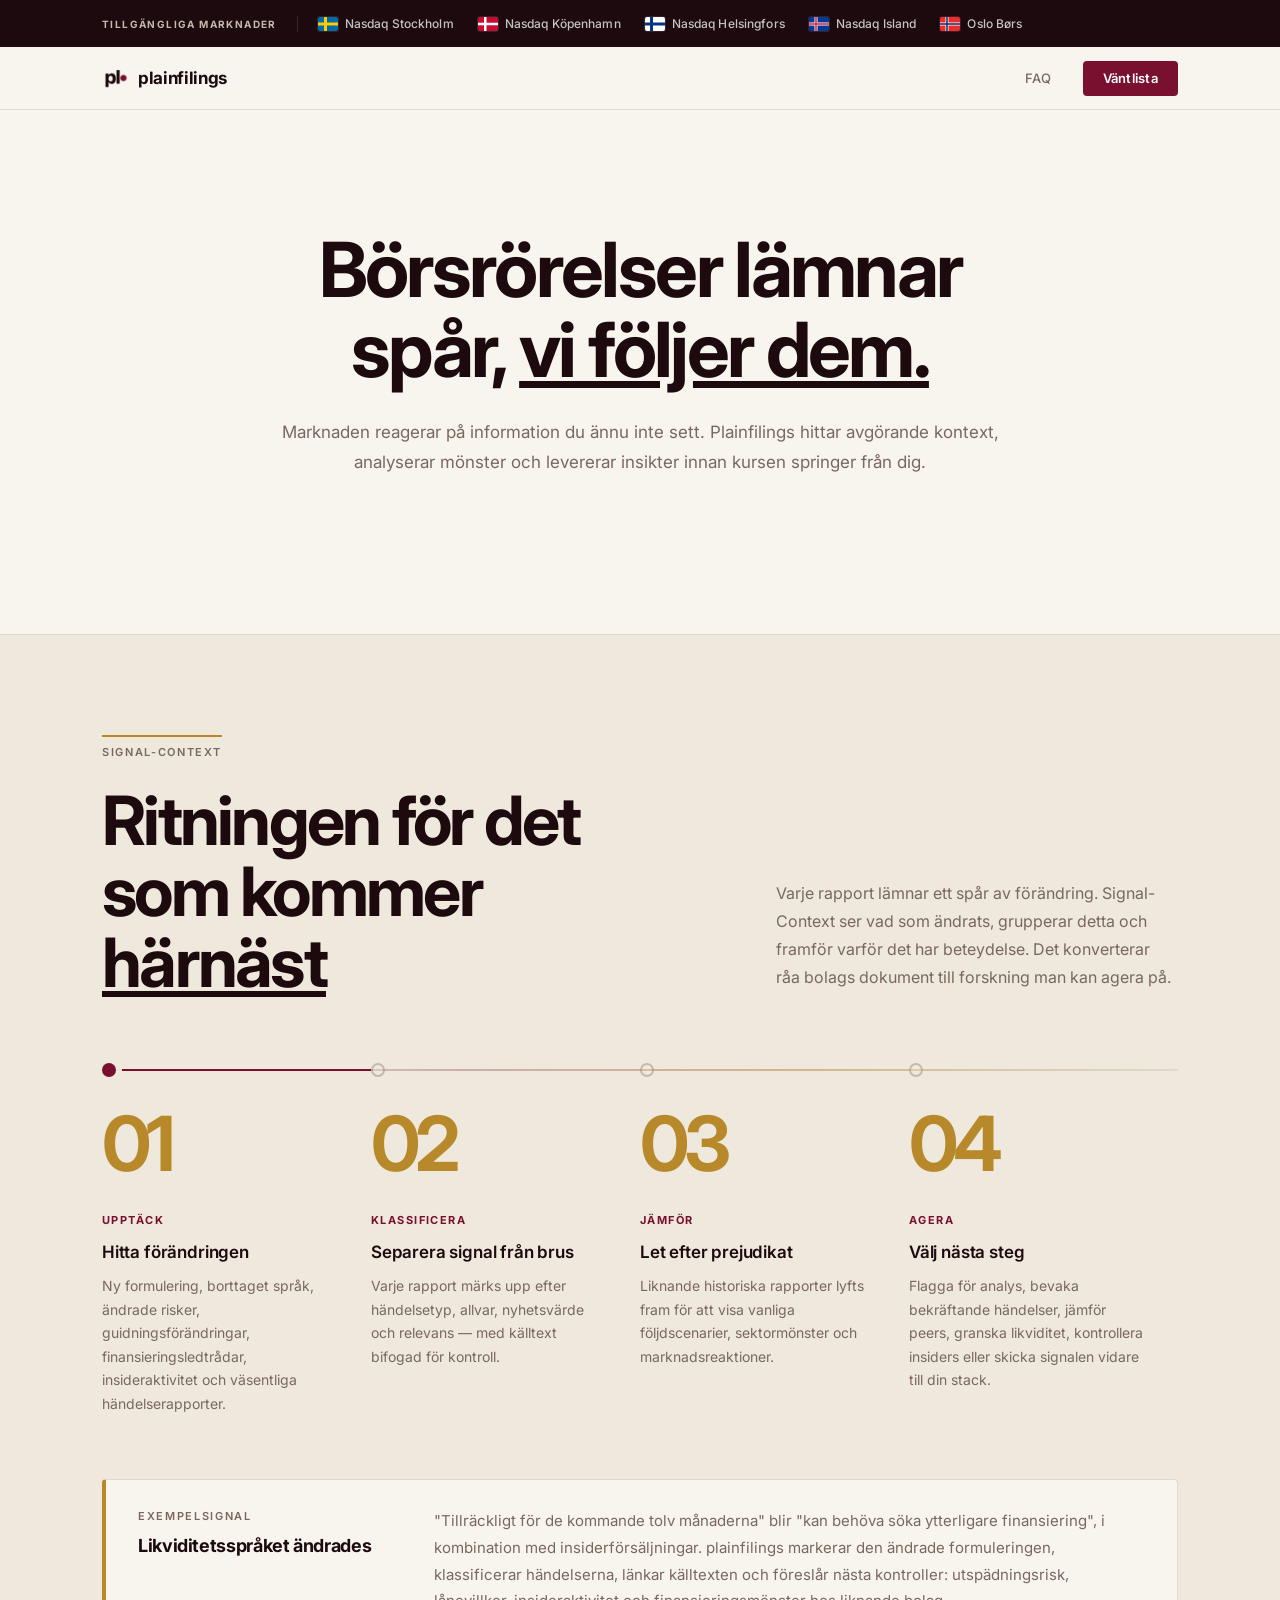
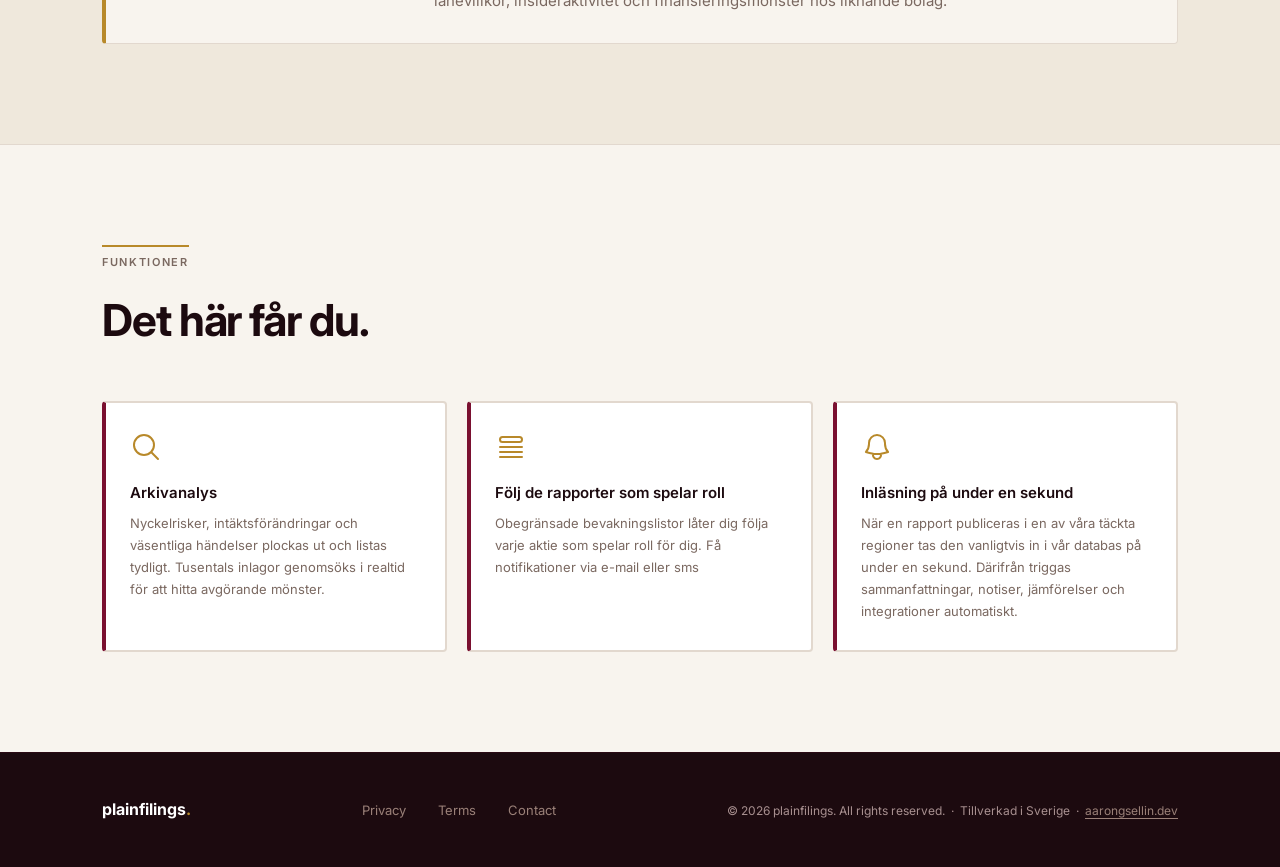
<file: sv/index.html>
<!doctype html>
<html lang="sv">
  <head>
    <meta charset="UTF-8" />
    <meta name="viewport" content="width=device-width, initial-scale=1.0" />
    <title>plainfilings: Nordisk börsinsyn</title>
    <meta
      name="description"
      content="plainfilings läser alla typer av börsrapporter — årsredovisningar, kvartalsrapporter, 8-K:er och mer — och ger dig en tydlig, handlingsbar sammanfattning på sekunder. Vi täcker hela Norden."
    />
    <link rel="canonical" href="https://plainfilings.com/sv/" />

    <!-- Open Graph -->
    <meta property="og:type" content="website" />
    <meta property="og:url" content="https://plainfilings.com/sv/" />
    <meta property="og:title" content="plainfilings: Stock Filings, Decoded" />
    <meta
      property="og:description"
      content="plainfilings läser alla typer av börsrapporter och ger dig en tydlig, handlingsbar sammanfattning på sekunder. Vi täcker USA och Norden."
    />
    <meta
      property="og:image"
      content="https://plainfilings.com/live-feed-demo.png"
    />

    <!-- Twitter / X -->
    <meta name="twitter:card" content="summary_large_image" />
    <meta name="twitter:title" content="plainfilings: Stock Filings, Decoded" />
    <meta
      name="twitter:description"
      content="plainfilings läser alla typer av börsrapporter och ger dig en tydlig, handlingsbar sammanfattning på sekunder. Vi täcker USA och Norden."
    />
    <meta
      name="twitter:image"
      content="https://plainfilings.com/live-feed-demo.png"
    />
    <link rel="preconnect" href="https://fonts.googleapis.com" />
    <link rel="preconnect" href="https://fonts.gstatic.com" crossorigin />
    <link
      href="https://fonts.googleapis.com/css2?family=Inter:wght@400;500;600;700;800&display=swap"
      rel="stylesheet"
    />
    <link rel="stylesheet" href="../style.css" />
    <!-- Favicon -->
    <link rel="icon" type="image/x-icon" href="../favicon.ico" />
    <link
      rel="icon"
      type="image/png"
      sizes="96x96"
      href="../favicon-96x96.png"
    />
    <link rel="icon" type="image/svg+xml" href="../favicon.svg" />

    <!-- Apple -->
    <link
      rel="apple-touch-icon"
      sizes="180x180"
      href="../apple-touch-icon.png"
    />

    <!-- Web app manifest -->
    <link rel="manifest" href="../site.webmanifest" />
  </head>
  <body>
    <section class="exchanges-banner" aria-label="Täckta börser">
      <div class="container exchanges-banner__inner">
        <span class="exchanges-banner__label">Tillgängliga marknader</span>
        <div class="exchanges-banner__list">
          <div class="exchange-chip">
            <svg
              class="exchange-chip__flag"
              viewBox="0 0 20 14"
              xmlns="http://www.w3.org/2000/svg"
              aria-hidden="true"
            >
              <rect width="20" height="14" fill="#006AA7" />
              <rect x="6" y="0" width="3" height="14" fill="#FECC02" />
              <rect x="0" y="5.5" width="20" height="3" fill="#FECC02" />
            </svg>
            <span>Nasdaq Stockholm</span>
          </div>

          <div class="exchange-chip">
            <svg
              class="exchange-chip__flag"
              viewBox="0 0 20 14"
              xmlns="http://www.w3.org/2000/svg"
              aria-hidden="true"
            >
              <rect width="20" height="14" fill="#C60C30" />
              <rect x="6" y="0" width="2.5" height="14" fill="white" />
              <rect x="0" y="5.75" width="20" height="2.5" fill="white" />
            </svg>
            <span>Nasdaq Köpenhamn</span>
          </div>

          <div class="exchange-chip">
            <svg
              class="exchange-chip__flag"
              viewBox="0 0 20 14"
              xmlns="http://www.w3.org/2000/svg"
              aria-hidden="true"
            >
              <rect width="20" height="14" fill="white" />
              <rect x="5" y="0" width="3" height="14" fill="#003580" />
              <rect x="0" y="5.5" width="20" height="3" fill="#003580" />
            </svg>
            <span>Nasdaq Helsingfors</span>
          </div>

          <div class="exchange-chip">
            <svg
              class="exchange-chip__flag"
              viewBox="0 0 20 14"
              xmlns="http://www.w3.org/2000/svg"
              aria-hidden="true"
            >
              <rect width="20" height="14" fill="#003897" />
              <rect x="5.5" y="0" width="3" height="14" fill="white" />
              <rect x="0" y="5.5" width="20" height="3" fill="white" />
              <rect x="6.25" y="0" width="1.5" height="14" fill="#DC1E35" />
              <rect x="0" y="6.25" width="20" height="1.5" fill="#DC1E35" />
            </svg>
            <span>Nasdaq Island</span>
          </div>

          <div class="exchange-chip">
            <svg
              class="exchange-chip__flag"
              viewBox="0 0 20 14"
              xmlns="http://www.w3.org/2000/svg"
              aria-hidden="true"
            >
              <rect width="20" height="14" fill="#EF2B2D" />
              <rect x="5.5" y="0" width="3" height="14" fill="white" />
              <rect x="0" y="5.5" width="20" height="3" fill="white" />
              <rect x="6.25" y="0" width="1.5" height="14" fill="#002868" />
              <rect x="0" y="6.25" width="20" height="1.5" fill="#002868" />
            </svg>
            <span>Oslo Børs</span>
          </div>
        </div>
      </div>
    </section>

    <nav class="nav">
      <div class="container nav__inner">
        <a href="#" class="nav__logo">
          <img src="../logo.png" alt="" class="nav__logo-img" />plainfilings
        </a>
        <div class="nav__links">
          <!-- <a href="#pricing">Priser</a> -->
          <!-- <a href="#features">Funktioner</a> -->
          <a href="#faq">FAQ</a>
          <a
            href="https://dashboard.plainfilings.com"
            class="btn btn--primary btn--sm"
            >Väntlista</a
          >
        </div>
      </div>
    </nav>

    <section class="hero2 section">
      <div class="container hero2__inner">
        <div class="hero2__content">
          <h1 class="hero2__headline">
            Börsrörelser lämnar<br />
            spår, <u>vi följer dem.</u>
          </h1>

          <p class="hero2__sub">
            Marknaden reagerar på information du ännu inte sett. Plainfilings
            hittar avgörande kontext, <br />analyserar mönster och levererar
            insikter innan kursen springer från dig.
          </p>

          <div class="hero2__ctas">
            <!-- <a
              href="https://dashboard.plainfilings.com"
              class="btn btn--primary btn--lg"
              >Kom igång
            </a> -->
          </div>
        </div>
      </div>
    </section>

    <!-- <section class="video-section section section--light">
      <div class="container">
        <div class="section-tag">Se det i praktiken</div>
        <h2 class="section-title">Tre minuter. Det är allt som krävs.</h2>
        <div class="video-grid">
          <div class="video-card">
            <div class="video-card__thumb">
              <div class="video-card__play" aria-hidden="true">
                <svg
                  xmlns="http://www.w3.org/2000/svg"
                  viewBox="0 0 24 24"
                  fill="currentColor"
                >
                  <path d="M8 5.14v14l11-7-11-7z" />
                </svg>
              </div>
            </div>
            <div class="video-card__label">Snabb genomgång</div>
          </div>

          <div class="video-card">
            <div class="video-card__thumb">
              <div class="video-card__play" aria-hidden="true">
                <svg
                  xmlns="http://www.w3.org/2000/svg"
                  viewBox="0 0 24 24"
                  fill="currentColor"
                >
                  <path d="M8 5.14v14l11-7-11-7z" />
                </svg>
              </div>
            </div>
            <div class="video-card__label">Signal-Context</div>
          </div>

          <div class="video-card">
            <div class="video-card__thumb">
              <div class="video-card__play" aria-hidden="true">
                <svg
                  xmlns="http://www.w3.org/2000/svg"
                  viewBox="0 0 24 24"
                  fill="currentColor"
                >
                  <path d="M8 5.14v14l11-7-11-7z" />
                </svg>
              </div>
            </div>
            <div class="video-card__label">Event-Chart</div>
          </div>
        </div>
      </div>
    </section> -->

    <section class="discovery-roadmap section">
      <div class="container discovery-roadmap__inner">
        <div class="section-tag">Signal-Context</div>

        <div class="discovery-roadmap__header">
          <h2 class="discovery-roadmap__headline">
            Ritningen för det som kommer <u>härnäst</u>
          </h2>

          <p class="discovery-roadmap__sub">
            Varje rapport lämnar ett spår av förändring. Signal-Context ser vad
            som ändrats, grupperar detta och framför varför det har beteydelse.
            Det konverterar råa bolags dokument till forskning man kan agera på.
          </p>
        </div>

        <div class="discovery-roadmap__track">
          <article
            class="discovery-roadmap__node discovery-roadmap__node--active"
          >
            <div class="discovery-roadmap__marker">01</div>
            <div class="discovery-roadmap__content">
              <span class="discovery-roadmap__label">Upptäck</span>
              <h3>Hitta förändringen</h3>
              <p>
                Ny formulering, borttaget språk, ändrade risker,
                guidningsförändringar, finansieringsledtrådar, insideraktivitet
                och väsentliga händelserapporter.
              </p>
            </div>
          </article>

          <article class="discovery-roadmap__node">
            <div class="discovery-roadmap__marker">02</div>
            <div class="discovery-roadmap__content">
              <span class="discovery-roadmap__label">Klassificera</span>
              <h3>Separera signal från brus</h3>
              <p>
                Varje rapport märks upp efter händelsetyp, allvar, nyhetsvärde
                och relevans — med källtext bifogad för kontroll.
              </p>
            </div>
          </article>

          <article class="discovery-roadmap__node">
            <div class="discovery-roadmap__marker">03</div>
            <div class="discovery-roadmap__content">
              <span class="discovery-roadmap__label">Jämför</span>
              <h3>Let efter prejudikat</h3>
              <p>
                Liknande historiska rapporter lyfts fram för att visa vanliga
                följdscenarier, sektormönster och marknadsreaktioner.
              </p>
            </div>
          </article>

          <article class="discovery-roadmap__node">
            <div class="discovery-roadmap__marker">04</div>
            <div class="discovery-roadmap__content">
              <span class="discovery-roadmap__label">Agera</span>
              <h3>Välj nästa steg</h3>
              <p>
                Flagga för analys, bevaka bekräftande händelser, jämför peers,
                granska likviditet, kontrollera insiders eller skicka signalen
                vidare till din stack.
              </p>
            </div>
          </article>
        </div>

        <div class="discovery-roadmap__signal">
          <div class="discovery-roadmap__signal-meta">
            <span>Exempelsignal</span>
            <strong>Likviditetsspråket ändrades</strong>
          </div>

          <p>
            &quot;Tillräckligt för de kommande tolv månaderna&quot; blir
            &quot;kan behöva söka ytterligare finansiering&quot;, i kombination
            med insiderförsäljningar. plainfilings markerar den ändrade
            formuleringen, klassificerar händelserna, länkar källtexten och
            föreslår nästa kontroller: utspädningsrisk, lånevillkor,
            insideraktivitet och finansieringsmönster hos liknande bolag.
          </p>
        </div>
      </div>
    </section>

    <!-- <section class="section">
      <div class="container">
        <div class="section-tag">What users say</div>
        <h2 class="section-title">Trusted by investors who move fast.</h2>
        <div class="testimonials__grid">
          <div class="testimonial-card">
            <blockquote class="testimonial-card__quote">
              I cut my filing review time from two hours to under ten minutes.
              plainfilings is the first tool that actually respects how fast
              markets move.
            </blockquote>
            <div class="testimonial-card__author">
              <div class="avatar-placeholder">photo</div>
              <div>
                <div class="testimonial-card__name">Anna B.</div>
                <div class="testimonial-card__role">
                  Portfolio manager, Stockholm
                </div>
              </div>
            </div>
          </div>

          <div class="testimonial-card">
            <blockquote class="testimonial-card__quote">
              The first time an 8-K summary hit my inbox before the PDF had even
              loaded on EDGAR, I knew I wasn&rsquo;t going back.
            </blockquote>
            <div class="testimonial-card__author">
              <div class="avatar-placeholder">photo</div>
              <div>
                <div class="testimonial-card__name">Marcus T.</div>
                <div class="testimonial-card__role">
                  Independent equity analyst
                </div>
              </div>
            </div>
          </div>

          <div class="testimonial-card">
            <blockquote class="testimonial-card__quote">
              We pipe summaries straight into our internal dashboard via the
              API. Saved us weeks of scraping and parsing work.
            </blockquote>
            <div class="testimonial-card__author">
              <div class="avatar-placeholder">photo</div>
              <div>
                <div class="testimonial-card__name">Raj K.</div>
                <div class="testimonial-card__role">
                  Quant developer, hedge fund
                </div>
              </div>
            </div>
          </div>
        </div>
      </div>
    </section> -->
    <!-- 
    <section id="pricing" class="pricing section section--light">
      <div class="container">
        <div class="section-tag">Priser</div>
        <h2 class="section-title">Enkla, transparenta priser.</h2>

        <div class="pricing-toggle-wrap">
          <div
            class="pricing-toggle"
            role="group"
            aria-label="Faktureringsperiod"
          >
            <button
              class="pricing-toggle__btn pricing-toggle__btn--active"
              data-billing="annual"
              aria-pressed="true"
            >
              Årsvis <span class="pricing-toggle__save">Spara 30%</span>
            </button>
            <button
              class="pricing-toggle__btn"
              data-billing="monthly"
              aria-pressed="false"
            >
              Månadsvis
            </button>
          </div>
        </div>

        <h3 class="pricing-beta-headline">
          Vi tar inte emot registreringar just nu. <br />
          Men <u>väntelistan är öppen.</u>
        </h3>

        <div class="pricing-single" id="pricing2Grid">

          <div class="pricing-card pricing-card--featured">
            <div class="pricing-card__tier">
              Pro
              <span
                class="pricing-card__trial-banner pricing-card__trial-banner--inline"
                >Första månaden gratis</span
              >
            </div>

            <div class="pricing-price" data-price-annual>
              <div class="pricing-card__price">
                <span class="pricing-card__amount">$9</span>
                <span class="pricing-card__per">/mo</span>
              </div>
              <div class="pricing-card__billing">
                faktureras 108 USD/år &middot; säg upp när som helst
              </div>
            </div>
            <div class="pricing-price" data-price-monthly hidden>
              <div class="pricing-card__price">
                <span class="pricing-card__amount">$15</span>
                <span class="pricing-card__per">/mo</span>
              </div>
              <div class="pricing-card__billing">
                faktureras månadsvis &middot; säg upp när som helst
              </div>
            </div>

            <p class="pricing-card__pitch">Signalen, direkt till dig</p>

            <ul class="pricing-card__features">
              <li>
                <span class="check">&#10003;</span> Alla stödda rapporttyper
                &amp; täckta marknader
              </li>
              <li>
                <span class="check">&#10003;</span> Obegränsade bevakningslistor
              </li>
              <li>
                <span class="check">&#10003;</span> Liveflöde för rapporter
              </li>
              <li><span class="check">&#10003;</span> E-postnotiser</li>
              <li>
                <span class="check">&#10003;</span>
                <span
                  ><b><u>Begränsad</u></b> Signal-kontext- och
                  <br />Händelsegraf- åtkomst.</span
                >
                <span
                  class="info-icon"
                  aria-label="Begränsat till 5 bolag per månad. Uppgradera till Max för obegränsad åtkomst."
                  title="Begränsat till 5 bolag per månad. Uppgradera till Max för obegränsad åtkomst."
                >
                  <svg
                    xmlns="http://www.w3.org/2000/svg"
                    viewBox="0 0 24 24"
                    fill="none"
                    stroke="currentColor"
                    stroke-width="2"
                  >
                    <circle cx="12" cy="12" r="10"></circle>
                    <line x1="12" y1="16" x2="12" y2="12"></line>
                    <line x1="12" y1="8" x2="12.01" y2="8"></line>
                  </svg>
                </span>
              </li>
            </ul>
            <a
              href="https://dashboard.plainfilings.com"
              class="btn btn--primary btn--full"
              >Starta gratis</a
            >
          </div>


          <div class="pricing-card">
            <div class="pricing-card__tier">Max</div>

            <div class="pricing-price" data-price-annual>
              <div class="pricing-card__price">
                <span class="pricing-card__amount">$39</span>
                <span class="pricing-card__per">/mo</span>
              </div>
              <div class="pricing-card__billing">
                faktureras 468 USD/år &middot; säg upp när som helst
              </div>
            </div>
            <div class="pricing-price" data-price-monthly hidden>
              <div class="pricing-card__price">
                <span class="pricing-card__amount">$59</span>
                <span class="pricing-card__per">/mo</span>
              </div>
              <div class="pricing-card__billing">
                faktureras månadsvis &middot; säg upp när som helst
              </div>
            </div>

            <p class="pricing-card__pitch">
              Allt du behöver för att ligga före.
            </p>

            <ul class="pricing-card__features">
              <li><span class="check">&#10003;</span> Allt i Pro</li>
              <li><span class="check">&#10003;</span> SMS-notiser</li>
              <li>
                <span class="check">&#10003;</span> Obegränsad åtkomst till
                Signal-kontext
              </li>
              <li>
                <span class="check">&#10003;</span> Obegränsad åtkomst till
                Händelsegraf
              </li>

              <li><span class="check">&#10003;</span> Export till PDF & CSV</li>
              <li><span class="check">&#10003;</span> 2 års historik</li>
              <li>
                <span class="check">&#10003;</span> Integrationer med
                TradingView & sociala medier
                <span
                  class="info-icon"
                  aria-label="Skicka rapportsignaler till TradingView eller din Discord-server via vår bot. Fler integrationer kommer."
                  title="Skicka rapportsignaler till TradingView eller din Discord-server via vår bot. Fler integrationer kommer."
                >
                  <svg
                    xmlns="http://www.w3.org/2000/svg"
                    viewBox="0 0 24 24"
                    fill="none"
                    stroke="currentColor"
                    stroke-width="2"
                  >
                    <circle cx="12" cy="12" r="10"></circle>
                    <line x1="12" y1="16" x2="12" y2="12"></line>
                    <line x1="12" y1="8" x2="12.01" y2="8"></line>
                  </svg>
                </span>
              </li>
            </ul>
            <a
              href="https://dashboard.plainfilings.com"
              class="btn btn--primary btn--full"
              >Kom igång
            </a>
          </div>


          <div class="pricing-card">
            <div class="pricing-card__tier">Plattform</div>

            <div class="pricing-price" data-price-annual>
              <div class="pricing-card__price">
                <span class="pricing-card__amount">$179</span>
                <span class="pricing-card__per">/mo</span>
              </div>
              <div class="pricing-card__billing">
                faktureras 2148 USD/år &middot; säg upp när som helst
              </div>
            </div>
            <div class="pricing-price" data-price-monthly hidden>
              <div class="pricing-card__price">
                <span class="pricing-card__amount">$249</span>
                <span class="pricing-card__per">/mo</span>
              </div>
              <div class="pricing-card__billing">
                faktureras månadsvis &middot; säg upp när som helst
              </div>
            </div>

            <p class="pricing-card__pitch">
              För utvecklare och interna verktyg
            </p>

            <ul class="pricing-card__features">
              <li><span class="check">&#10003;</span> Allt i Max</li>
              <li>
                <span class="check">&#10003;</span> REST API &middot; Webhooks
                &middot; WebSocket
              </li>
              <li><span class="check">&#10003;</span> 5 års historik</li>
              <li>
                <span class="check">&#10003;</span> Massåtkomst till historik
              </li>
              <li><span class="check">&#10003;</span> Dedikerad support</li>
            </ul>
            <a
              href="https://dashboard.plainfilings.com"
              class="btn btn--primary btn--full"
              >Kom igång
            </a>
          </div>
        </div>
        <p class="pricing__note">
          Säg upp när som helst. &nbsp;&middot;&nbsp; Team- och
          organisationskonton stöds.
        </p>
      </div>
    </section>
     -->
    <section id="features" class="features section">
      <div class="container">
        <div class="section-tag">Funktioner</div>
        <h2 class="section-title">Det här får du.</h2>
        <div class="features__grid">
          <div class="feature-card">
            <div class="feature-card__icon">
              <svg
                xmlns="http://www.w3.org/2000/svg"
                fill="none"
                viewBox="0 0 24 24"
                stroke-width="1.5"
                stroke="currentColor"
              >
                <path
                  stroke-linecap="round"
                  stroke-linejoin="round"
                  d="m21 21-5.197-5.197m0 0A7.5 7.5 0 1 0 5.196 15.803a7.5 7.5 0 0 0 10.607 0z"
                />
              </svg>
            </div>
            <h3 class="feature-card__title">Arkivanalys</h3>
            <p class="feature-card__desc">
              Nyckelrisker, intäktsförändringar och väsentliga händelser plockas
              ut och listas tydligt. Tusentals inlagor genomsöks i realtid för
              att hitta avgörande mönster.
            </p>
          </div>

          <div class="feature-card">
            <div class="feature-card__icon">
              <svg
                xmlns="http://www.w3.org/2000/svg"
                fill="none"
                viewBox="0 0 24 24"
                stroke-width="1.5"
                stroke="currentColor"
              >
                <path
                  stroke-linecap="round"
                  stroke-linejoin="round"
                  d="M3.75 12h16.5m-16.5 3.75h16.5M3.75 19.5h16.5M5.625 4.5h12.75a1.875 1.875 0 0 1 0 3.75H5.625a1.875 1.875 0 0 1 0-3.75z"
                />
              </svg>
            </div>
            <h3 class="feature-card__title">
              Följ de rapporter som spelar roll
            </h3>
            <p class="feature-card__desc">
              Obegränsade bevakningslistor låter dig följa varje aktie som
              spelar roll för dig. Få notifikationer via e-mail eller sms
            </p>
          </div>

          <div class="feature-card">
            <div class="feature-card__icon">
              <svg
                xmlns="http://www.w3.org/2000/svg"
                fill="none"
                viewBox="0 0 24 24"
                stroke-width="1.5"
                stroke="currentColor"
              >
                <path
                  stroke-linecap="round"
                  stroke-linejoin="round"
                  d="M14.857 17.082a23.848 23.848 0 0 0 5.454-1.31A8.967 8.967 0 0 1 18 9.75V9A6 6 0 0 0 6 9v.75a8.967 8.967 0 0 1-2.312 6.022c1.733.64 3.56 1.085 5.455 1.31m5.714 0a24.255 24.255 0 0 1-5.714 0m5.714 0a3 3 0 1 1-5.714 0"
                />
              </svg>
            </div>
            <h3 class="feature-card__title">Inläsning på under en sekund</h3>
            <p class="feature-card__desc">
              När en rapport publiceras i en av våra täckta regioner tas den
              vanligtvis in i vår databas på under en sekund. Därifrån triggas
              sammanfattningar, notiser, jämförelser och integrationer
              automatiskt.
            </p>
          </div>
        </div>
      </div>
    </section>
    <!--
    <section id="faq" class="faq section">
      <div class="container faq__inner">
        <div class="section-tag">Vanliga frågor</div>
        <h2 class="section-title">Frågor.</h2>
        <div class="faq__list">
          <div class="faq-item">
            <button class="faq-item__question" aria-expanded="false">
              Hur träffsäkra är sammanfattningarna?
              <span class="faq-item__toggle" aria-hidden="true">+</span>
            </button>
            <div class="faq-item__answer" hidden>
              <p>
                Vår modell är tränad på rapporter från flera marknader.
                Sammanfattningarna lyfter fram nyckelrisker, intäktsdata,
                guidning och väsentliga händelser. Varje punkt länkar tillbaka
                till källtexten så att du kan kontrollera den med ett klick.
              </p>
            </div>
          </div>

          <div class="faq-item">
            <button class="faq-item__question" aria-expanded="false">
              Ni är bara ett AI-omslag!
              <span class="faq-item__toggle" aria-hidden="true">+</span>
            </button>
            <div class="faq-item__answer" hidden>
              <p>
                plainfilings är NLP-först. Innan någon LLM används analyserar
                vår plattform rapporterna med ett specialbyggt söksystem för att
                extrahera nyckelfakta, upptäcka förändringar, identifiera
                relevant språk och lyfta fram sentiment i rapporterna. Först
                därefter används en LLM för att sammanfatta resultaten och
                förklara komplexa formuleringar. Kort sagt: vår kärna är inte en
                chatbot. LLM:en hjälper bara till att översätta signaler till
                något kort och lätt att ta in.
              </p>
            </div>
          </div>

          <div class="faq-item">
            <button class="faq-item__question" aria-expanded="false">
              Vilka rapporttyper stöder ni?
              <span class="faq-item__toggle" aria-hidden="true">+</span>
            </button>
            <div class="faq-item__answer" hidden>
              <p>
                Vi stöder alla större rapporttyper på våra täckta marknader:
                årsredovisningar, kvartalsrapporter, rapporter om väsentliga
                händelser, prospekt, bolagsstämmoprotokoll och mer.
              </p>
            </div>
          </div>

          <div class="faq-item">
            <button class="faq-item__question" aria-expanded="false">
              Är 10 USD/mån värt det om jag kan läsa rapporterna själv?
              <span class="faq-item__toggle" aria-hidden="true">+</span>
            </button>
            <div class="faq-item__answer" hidden>
              <p>
                En enda 10-K ligger i snitt på 80 000 ord, ungefär 6 timmars
                läsning i normalt tempo. Sprid 10 USD över 10 rapporter i
                månaden och du betalar mindre än 1 USD per sparad lästimme. De
                flesta användare följer betydligt fler än tio.
              </p>
            </div>
          </div>

          <div class="faq-item">
            <button class="faq-item__question" aria-expanded="false">
              Kan jag säga upp abonnemanget när som helst?
              <span class="faq-item__toggle" aria-hidden="true">+</span>
            </button>
            <div class="faq-item__answer" hidden>
              <p>
                Ja. Säg upp med ett klick i kontoinställningarna. Du behåller
                åtkomsten till slutet av din nuvarande faktureringsperiod. Inga
                bindningstider, inga uppsägningsavgifter.
              </p>
            </div>
          </div>

          <div class="faq-item">
            <button class="faq-item__question" aria-expanded="false">
              Vilka marknader täcker ni?
              <span class="faq-item__toggle" aria-hidden="true">+</span>
            </button>
            <div class="faq-item__answer" hidden>
              <p>
                Vi täcker i dag bolag noterade på <b>NYSE</b>, <b>Nasdaq</b> och
                <b>Nasdaq Stockholm</b>, med många fler marknader på väg.
              </p>
            </div>
          </div>

          <div class="faq-item">
            <button class="faq-item__question" aria-expanded="false">
              Erbjuder ni team- eller volymrabatter?
              <span class="faq-item__toggle" aria-hidden="true">+</span>
            </button>
            <div class="faq-item__answer" hidden>
              <p>
                Ja. Om hela teamet vill använda tjänsten och faktureras från ett
                enda konto tar vi fram ett rabatterat upplägg. Hör av dig med
                hur många platser du behöver så löser vi något.
              </p>
            </div>
          </div>

          <div class="faq-item">
            <button class="faq-item__question" aria-expanded="false">
              Är Plattform-planen för kommersiell användning?
              <span class="faq-item__toggle" aria-hidden="true">+</span>
            </button>
            <div class="faq-item__answer" hidden>
              <p>
                Plattform-planen är avsedd för personligt bruk och intern
                användning. Enskilda traders, quant-flöden och interna verktyg.
                Den är inte licensierad för kommersiell vidareförsäljning eller
                datarendering. Om du behöver ett kommersiellt upplägg eller ett
                anpassat SLA, hör av dig!
              </p>
            </div>
          </div>
        </div>
      </div>
    </section> -->

    <!-- <section class="final-cta section section--dark">
      <div class="container final-cta__inner">
        <h2 class="final-cta__headline">
          Redo att sluta missa
          <span class="text-red">rörelsen?</span>
        </h2>
        <a
          href="https://dashboard.plainfilings.com"
          class="btn btn--cta btn--lg"
          >Kom igång
        </a>
      </div>
    </section> -->

    <footer class="footer">
      <div class="container footer__inner">
        <a href="#" class="footer__logo"
          >plainfilings<span class="text-red">.</span></a
        >
        <nav class="footer__nav">
          <a href="#">Privacy</a>
          <a href="#">Terms</a>
          <a href="#">Contact</a>
        </nav>
        <div class="footer__copy">
          &copy; 2026 plainfilings. All rights reserved. &nbsp;&middot;&nbsp;
          Tillverkad i Sverige &nbsp;&middot;&nbsp;
          <a
            href="https://www.aarongsellin.dev"
            target="_blank"
            rel="noopener"
            class="footer__credit"
            >aarongsellin.dev</a
          >
        </div>
      </div>
    </footer>

    <!-- Coming soon modal -->
    <div
      class="modal-overlay"
      id="comingSoonModal"
      role="dialog"
      aria-modal="true"
      aria-labelledby="modalTitle"
      hidden
    >
      <div class="modal">
        <button class="modal__close" id="modalClose" aria-label="Close">
          &times;
        </button>
        <div class="modal__icon">
          <svg
            xmlns="http://www.w3.org/2000/svg"
            fill="none"
            viewBox="0 0 24 24"
            stroke-width="1.5"
            stroke="currentColor"
          >
            <path
              stroke-linecap="round"
              stroke-linejoin="round"
              d="M12 6v6h4.5m4.5 0a9 9 0 1 1-18 0 9 9 0 0 1 18 0z"
            />
          </svg>
        </div>
        <h2 class="modal__title" id="modalTitle">Vi gör allt klart.</h2>
        <p class="modal__body">
          plainfilings är just nu i en begränsad beta för en liten grupp
          användare. Gå med i väntelistan nedan så hör vi av oss så fort fler
          platser öppnas.
        </p>
      </div>
    </div>

    <script src="../script.js"></script>
  </body>
</html>
</file>
<file: style.css>
/* =============================================================
   PLAINFILINGS — style.css
   Inter · Burgundy #7A1030 · Gold #B8892A · Off-white #F8F4EE
   No gradients. Premium institutional aesthetic.
   ============================================================= */

/* --- TOKENS ---------------------------------------------------*/
:root {
  --red: #b8892a; /* gold — accents, tags, step numbers          */
  --blue: #7a1030; /* burgundy — CTAs, highlights, featured border */
  --black: #1c0a0f; /* warm near-black ink                          */
  --white: #ffffff; /* pure white — cards, text on dark             */
  --bg: #f8f4ee; /* off-white — page & nav background            */
  --light: #efe8dc; /* warm off-white — section backgrounds         */
  --mid-gray: #c4b9ad; /* warm mid-gray                                */
  --border: #e2d8ce; /* warm border                                  */
  --muted: #7a6860; /* warm muted text                              */
  --font: "Inter", -apple-system, BlinkMacSystemFont, sans-serif;
  --max-w: 1140px;
  --radius: 4px;
  --trans: 150ms ease;
}

/* --- RESET ----------------------------------------------------*/
*,
*::before,
*::after {
  box-sizing: border-box;
  margin: 0;
  padding: 0;
}

html {
  scroll-behavior: smooth;
}

body {
  font-family: var(--font);
  background: var(--bg);
  color: var(--black);
  font-size: 16px;
  line-height: 1.6;
  -webkit-font-smoothing: antialiased;
  overflow-x: clip;
}

img {
  display: block;
  max-width: 100%;
}
a {
  color: inherit;
  text-decoration: none;
}
ul {
  list-style: none;
}

/* --- LAYOUT UTILITIES -----------------------------------------*/
.container {
  max-width: var(--max-w);
  margin: 0 auto;
  padding: 0 32px;
}

.section {
  padding: 100px 0;
}
.section--dark {
  background: var(--black);
  color: var(--white);
}
.section--light {
  background: var(--light);
}

/* --- COLOR UTILITIES ------------------------------------------*/
.text-red {
  color: var(--red);
}
.text-blue {
  color: var(--blue);
}

/* --- SECTION TAG (eyebrow) ------------------------------------*/
.section-tag {
  display: inline-block;
  font-size: 11px;
  font-weight: 600;
  letter-spacing: 0.15em;
  text-transform: uppercase;
  color: var(--muted);
  border-top: 2px solid var(--red);
  padding-top: 7px;
  margin-bottom: 24px;
}

.section-tag--light {
  color: #b09080;
}

/* --- SECTION TITLE --------------------------------------------*/
.section-title {
  font-size: clamp(28px, 4vw, 44px);
  font-weight: 700;
  line-height: 1.12;
  letter-spacing: -0.025em;
  margin-bottom: 56px;
}

/* --- BUTTONS --------------------------------------------------*/
.btn {
  display: inline-flex;
  align-items: center;
  gap: 6px;
  font-family: var(--font);
  font-size: 14px;
  font-weight: 600;
  letter-spacing: 0.02em;
  padding: 13px 24px;
  border: 2px solid transparent;
  border-radius: var(--radius);
  cursor: pointer;
  transition:
    background var(--trans),
    color var(--trans),
    border-color var(--trans);
  text-decoration: none;
  white-space: nowrap;
  line-height: 1;
}

.btn--primary {
  background: var(--blue);
  color: var(--white);
  border-color: var(--blue);
}
.btn--primary:hover,
.btn--primary:focus-visible {
  background: #5c0a23;
  border-color: #5c0a23;
}

.btn--outline {
  background: transparent;
  color: var(--black);
  border-color: var(--black);
}
.btn--outline:hover,
.btn--outline:focus-visible {
  background: var(--black);
  color: var(--white);
}

.btn--ghost {
  background: transparent;
  color: var(--black);
  border-color: transparent;
  text-decoration: underline;
  text-underline-offset: 4px;
}
.btn--ghost:hover {
  color: var(--blue);
}

/* Final CTA gold button */
.btn--cta {
  background: var(--red);
  color: var(--white);
  border-color: var(--red);
}
.btn--cta:hover,
.btn--cta:focus-visible {
  background: #9a6b1a;
  border-color: #9a6b1a;
}

.btn--full {
  width: 100%;
  justify-content: center;
}
.btn--sm {
  padding: 9px 18px;
  font-size: 13px;
}
.btn--lg {
  padding: 16px 36px;
  font-size: 16px;
}

/* --- COMING SOON MODAL ----------------------------------------*/
.modal-overlay {
  position: fixed;
  inset: 0;
  background: rgba(28, 10, 15, 0.55);
  display: flex;
  align-items: center;
  justify-content: center;
  z-index: 1000;
  padding: 24px;
  backdrop-filter: blur(2px);
}

.modal-overlay[hidden] {
  display: none;
}

.modal {
  background: var(--bg);
  border: 1px solid var(--border);
  border-radius: calc(var(--radius) + 4px);
  padding: 48px 44px 40px;
  max-width: 440px;
  width: 100%;
  position: relative;
  box-shadow: 0 24px 80px rgba(28, 10, 15, 0.22);
  text-align: center;
}

.modal__close {
  position: absolute;
  top: 16px;
  right: 18px;
  background: none;
  border: none;
  font-size: 22px;
  color: var(--muted);
  cursor: pointer;
  line-height: 1;
  padding: 4px 8px;
}
.modal__close:hover {
  color: var(--black);
}

.modal__icon {
  margin-bottom: 16px;
}
.modal__icon svg {
  width: 36px;
  height: 36px;
  color: var(--red);
}

.modal__title {
  font-size: 22px;
  font-weight: 700;
  letter-spacing: -0.02em;
  margin-bottom: 12px;
}

.modal__body {
  font-size: 14px;
  color: var(--muted);
  line-height: 1.72;
  margin-bottom: 24px;
}

.modal__form {
  display: flex;
  flex-direction: column;
  gap: 10px;
}

.modal__input {
  border: 1.5px solid var(--border);
  border-radius: var(--radius);
  padding: 11px 14px;
  font-family: var(--font);
  font-size: 14px;
  color: var(--black);
  background: white;
  outline: none;
  transition: border-color 150ms;
}
.modal__input:focus {
  border-color: var(--blue);
}

.modal__note {
  margin-top: 16px;
  font-size: 13px;
  font-weight: 600;
  color: var(--blue);
}
.modal__note[hidden] {
  display: none;
}

/* --- DEMO SCREENSHOTS -----------------------------------------*/
.hero__screenshot {
  width: 100%;
  border-radius: var(--radius);
  border: 1px solid var(--border);
  box-shadow: 0 12px 56px rgba(28, 10, 15, 0.14);
  display: block;
}

.screenshot-showcase {
  background: var(--light);
}

.screenshot-showcase__sub {
  font-size: 16px;
  color: var(--muted);
  line-height: 1.72;
  max-width: none;
  margin-bottom: 40px;
}

.screenshot-showcase__frame {
  border-radius: calc(var(--radius) + 2px);
  overflow: hidden;
  border: 1px solid var(--border);
  box-shadow: 0 16px 72px rgba(28, 10, 15, 0.13);
}

.screenshot-showcase__img {
  width: 100%;
  display: block;
}

/* --- PLACEHOLDER BOXES ----------------------------------------*/
.placeholder-image {
  width: 100%;
  aspect-ratio: 16 / 9;
  background: var(--light);
  border: 2px dashed var(--mid-gray);
  border-radius: var(--radius);
  display: flex;
  align-items: center;
  justify-content: center;
}

.placeholder-image__label {
  font-size: 12px;
  letter-spacing: 0.05em;
  color: var(--muted);
}

.avatar-placeholder {
  width: 48px;
  height: 48px;
  min-width: 48px;
  border-radius: 50%;
  background: #e5ddd4;
  border: 2px dashed var(--mid-gray);
  display: flex;
  align-items: center;
  justify-content: center;
  font-size: 9px;
  color: var(--muted);
  letter-spacing: 0.03em;
  text-align: center;
  line-height: 1.2;
}

/* =============================================================
   NAV
   ============================================================= */

.nav {
  position: sticky;
  top: 43px;
  z-index: 100;
  background: var(--bg);
  border-bottom: 1px solid var(--border);
}

.nav__inner {
  display: flex;
  align-items: center;
  justify-content: space-between;
  height: 62px;
}

.nav__logo {
  font-size: 17px;
  font-weight: 700;
  letter-spacing: -0.02em;
  display: flex;
  align-items: center;
  gap: 8px;
}

.nav__logo-img {
  width: 28px;
  height: 28px;
  display: block;
  flex-shrink: 0;
}

.nav__links {
  display: flex;
  align-items: center;
  gap: 32px;
}

.nav__links a:not(.btn) {
  font-size: 13px;
  font-weight: 500;
  color: var(--muted);
  transition: color var(--trans);
}
.nav__links a:not(.btn):hover {
  color: var(--black);
}

/* =============================================================
   1. HERO
   ============================================================= */
.hero {
  padding: 88px 0 104px;
}

.hero__inner {
  display: grid;
  grid-template-columns: 1fr 1fr;
  align-items: center;
  gap: 72px;
}

.hero__eyebrow {
  display: inline-block;
  font-size: 11px;
  font-weight: 600;
  letter-spacing: 0.15em;
  text-transform: uppercase;
  color: var(--muted);
  border-top: 2px solid var(--red);
  padding-top: 7px;
  margin-bottom: 22px;
}

.hero__headline {
  font-size: clamp(42px, 6.5vw, 80px);
  font-weight: 700;
  line-height: 1.03;
  letter-spacing: -0.035em;
  margin-bottom: 26px;
}

.hero__subline {
  font-size: 17px;
  color: var(--muted);
  line-height: 1.72;
  max-width: 460px;
  margin-bottom: 38px;
}

.hero__ctas {
  display: flex;
  align-items: center;
  gap: 24px;
  flex-wrap: wrap;
}

/* =============================================================
   2. SOCIAL PROOF
   ============================================================= */
.social-proof {
  border-top: 1px solid var(--border);
  border-bottom: 1px solid var(--border);
  padding: 52px 0;
}

.social-proof__inner {
  display: flex;
  align-items: stretch;
  justify-content: center;
}

.stat {
  flex: 1;
  display: flex;
  flex-direction: column;
  align-items: center;
  gap: 6px;
  padding: 16px 32px;
  border-top: 3px solid var(--red);
}

.stat__number {
  font-size: clamp(28px, 4vw, 44px);
  font-weight: 700;
  color: var(--blue);
  letter-spacing: -0.04em;
  line-height: 1;
}

.stat__label {
  font-size: 12px;
  color: var(--muted);
  letter-spacing: 0.04em;
}

.stat__divider {
  width: 1px;
  background: var(--border);
  flex-shrink: 0;
  align-self: stretch;
}

/* =============================================================
   3. PAIN
   ============================================================= */
.pain__inner {
  max-width: 700px;
}

.pain__headline {
  font-size: clamp(32px, 5.5vw, 60px);
  font-weight: 700;
  line-height: 1.08;
  letter-spacing: -0.035em;
  margin-bottom: 28px;
}

.pain__body {
  font-size: 18px;
  color: #9a8a85;
  line-height: 1.78;
}

/* =============================================================
   4. HOW IT WORKS
   ============================================================= */
.steps {
  display: flex;
  align-items: stretch;
  gap: 0;
}

.step {
  flex: 1;
  padding: 32px 28px;
  border: 2px solid var(--border);
  border-radius: var(--radius);
  transition: border-color var(--trans);
}
.step:hover {
  border-color: var(--blue);
}

.step__connector {
  width: 32px;
  min-width: 32px;
  height: 2px;
  background: var(--mid-gray);
  align-self: center;
}

.step__number {
  display: block;
  font-size: 60px;
  font-weight: 700;
  line-height: 1;
  letter-spacing: -0.05em;
  color: var(--red);
  margin-bottom: 18px;
}

.step__title {
  font-size: 17px;
  font-weight: 600;
  margin-bottom: 10px;
}

.step__desc {
  font-size: 14px;
  color: var(--muted);
  line-height: 1.68;
}

/* =============================================================
   4b. DATA SOURCES
   ============================================================= */
.sources__intro {
  font-size: 14px;
  color: var(--muted);
  max-width: 520px;
  line-height: 1.65;
  margin-bottom: 28px;
}

.sources-grid {
  display: grid;
  grid-template-columns: 1fr 1fr;
  border-top: 1px solid var(--border);
  border-left: 1px solid var(--border);
}

.sources-cell {
  padding: 20px 24px;
  border-right: 1px solid var(--border);
  border-bottom: 1px solid var(--border);
}

.sources-cell--empty {
  background: var(--light);
}

.sources-cell__market {
  font-size: 14px;
  font-weight: 600;
  color: var(--black);
  margin-bottom: 5px;
}

.sources-cell__feeds {
  font-size: 13px;
  color: var(--muted);
}

/* =============================================================
   5. FEATURES & BENEFITS
   ============================================================= */
.features__grid {
  display: grid;
  grid-template-columns: repeat(3, 1fr);
  gap: 20px;
}

.feature-card {
  padding: 28px 24px;
  background: var(--white);
  border: 2px solid var(--border);
  border-left: 4px solid var(--blue);
  border-radius: var(--radius);
  transition:
    border-color var(--trans),
    border-left-color var(--trans);
}

.feature-card:hover {
  border-color: var(--red);
  border-left-color: var(--red);
}

.feature-card__icon {
  display: block;
  width: 32px;
  height: 32px;
  margin-bottom: 20px;
  color: var(--red);
}

.feature-card__icon svg {
  width: 32px;
  height: 32px;
  display: block;
}

.feature-card__title {
  font-size: 15px;
  font-weight: 600;
  margin-bottom: 10px;
  line-height: 1.35;
}

.feature-card__desc {
  font-size: 13px;
  color: var(--muted);
  line-height: 1.68;
}

.badge-pro,
.badge-dev {
  display: inline-block;
  font-size: 10px;
  font-weight: 700;
  letter-spacing: 0.08em;
  text-transform: uppercase;
  padding: 2px 7px;
  border-radius: 2px;
  vertical-align: middle;
  margin-left: 2px;
}

.badge-pro {
  background: var(--blue);
  color: var(--white);
}
.badge-dev {
  background: var(--black);
  color: var(--white);
}

/* =============================================================
   6. TESTIMONIALS
   ============================================================= */
.testimonials__grid {
  display: grid;
  grid-template-columns: repeat(3, 1fr);
  gap: 20px;
}

.testimonial-card {
  background: var(--light);
  border: 2px solid var(--border);
  border-radius: var(--radius);
  padding: 32px 28px;
  display: flex;
  flex-direction: column;
  gap: 24px;
}

.testimonial-card__quote {
  font-size: 15px;
  line-height: 1.72;
  font-style: italic;
  color: var(--black);
  flex: 1;
}

.testimonial-card__quote::before {
  content: "\201C";
}
.testimonial-card__quote::after {
  content: "\201D";
}

.testimonial-card__author {
  display: flex;
  align-items: center;
  gap: 14px;
}

.testimonial-card__name {
  font-size: 14px;
  font-weight: 600;
}

.testimonial-card__role {
  font-size: 12px;
  color: var(--muted);
  margin-top: 2px;
}

/* =============================================================
   7. PRICING
   ============================================================= */
.pricing-single {
  display: grid;
  grid-template-columns: repeat(3, minmax(0, 1fr));
  gap: 20px;
  align-items: stretch;
  overflow: visible;
}

.pricing-card {
  background: var(--white);
  border: 2px solid var(--border);
  border-radius: var(--radius);
  width: 100%;
  height: 100%;
  padding: 36px 28px;
  position: relative;
  display: flex;
  flex-direction: column;
  overflow: visible;
}

.pricing-card--featured {
  border: 3px solid var(--blue);
  padding-top: 36px;
  padding-bottom: 36px;
}

.pricing-card__trial-banner {
  display: inline-block;
  background: var(--red);
  color: var(--white);
  font-size: 10px;
  font-weight: 700;
  letter-spacing: 0.1em;
  text-transform: uppercase;
  border-radius: 2px;
  padding: 5px 10px;
}

.pricing-card__trial-banner--inline {
  font-size: 11px;
  letter-spacing: 0.09em;
  padding: 6px 12px;
  margin-left: 72px;
  vertical-align: middle;
}

.pricing-card__tier {
  font-size: 12px;
  font-weight: 600;
  letter-spacing: 0.12em;
  text-transform: uppercase;
  color: var(--muted);
  margin-bottom: 10px;
}

.pricing-card__price {
  display: flex;
  align-items: baseline;
  gap: 2px;
  margin-bottom: 4px;
}

.pricing-card__amount {
  font-size: 52px;
  font-weight: 700;
  letter-spacing: -0.04em;
  line-height: 1;
}

.pricing-card__per {
  font-size: 16px;
  color: var(--muted);
}

.pricing-card__billing {
  font-size: 12px;
  color: var(--muted);
  margin-bottom: 28px;
}

.pricing-card__features {
  display: flex;
  flex-direction: column;
  gap: 11px;
  font-size: 13px;
  margin-bottom: 28px;
  flex: 1;
  overflow: visible;
}

.pricing-card--featured .pricing-card__features {
  columns: 1;
  column-count: 1;
}

.pricing-card__features li {
  display: flex;
  align-items: center;
  gap: 10px;
  line-height: 1.5;
  position: relative;
  overflow: visible;
}

.check {
  color: var(--blue);
  font-weight: 700;
  flex-shrink: 0;
}

.info-icon {
  display: inline-flex;
  align-items: center;
  justify-content: center;
  width: 16px;
  height: 16px;
  margin-left: 4px;
  color: var(--muted);
  cursor: help;
  position: relative;
  flex-shrink: 0;
}

.info-icon svg {
  width: 100%;
  height: 100%;
}

.info-icon:hover::after {
  content: attr(aria-label);
  position: absolute;
  top: 50%;
  right: 125%;
  transform: translateY(-50%);
  width: 180px;
  padding: 8px 10px;
  background: var(--black);
  color: var(--white);
  font-size: 11px;
  line-height: 1.4;
  border-radius: var(--radius);
  white-space: normal;
  z-index: 1000;
  text-align: center;
  pointer-events: none;
  animation: tooltip-fade 150ms ease forwards;
}

.info-icon:hover::before {
  content: "";
  position: absolute;
  top: 50%;
  right: 118%;
  transform: translateY(-50%);
  width: 0;
  height: 0;
  border-top: 5px solid transparent;
  border-bottom: 5px solid transparent;
  border-left: 5px solid var(--black);
  z-index: 1000;
  animation: tooltip-fade 150ms ease forwards;
}

@keyframes tooltip-fade {
  from {
    opacity: 0;
  }
  to {
    opacity: 1;
  }
}

.pricing__note {
  text-align: center;
  font-size: 13px;
  color: var(--muted);
  margin-top: 32px;
}

/* =============================================================
   8. FAQ
   ============================================================= */
.faq__inner {
  max-width: 740px;
}

.faq__list {
  border-top: 1px solid var(--border);
}

.faq-item {
  border-bottom: 1px solid var(--border);
}

.faq-item__question {
  display: flex;
  align-items: center;
  justify-content: space-between;
  width: 100%;
  padding: 22px 0;
  font-family: var(--font);
  font-size: 15px;
  font-weight: 600;
  color: var(--black);
  background: none;
  border: none;
  cursor: pointer;
  text-align: left;
  gap: 20px;
  transition: color var(--trans);
}

.faq-item__question:hover,
.faq-item--open .faq-item__question {
  color: var(--blue);
}

.faq-item__toggle {
  font-size: 24px;
  font-weight: 300;
  color: var(--red);
  flex-shrink: 0;
  line-height: 1;
  transition: transform var(--trans);
}

.faq-item--open .faq-item__toggle {
  transform: rotate(45deg);
}

.faq-item__answer {
  padding-bottom: 22px;
}

.faq-item__answer p {
  font-size: 14px;
  color: var(--muted);
  line-height: 1.78;
  max-width: 620px;
}

/* =============================================================
   9. FINAL CTA
   ============================================================= */
.final-cta__inner {
  text-align: center;
  max-width: 580px;
  margin: 0 auto;
}

.final-cta__headline {
  font-size: clamp(32px, 5.5vw, 60px);
  font-weight: 700;
  line-height: 1.08;
  letter-spacing: -0.035em;
  margin-bottom: 20px;
}

.final-cta__sub {
  font-size: 16px;
  color: #9a8a85;
  margin-bottom: 36px;
  line-height: 1.6;
}

/* =============================================================
   FOOTER
   ============================================================= */
.footer {
  background: var(--black);
  border-top: 1px solid #2a0a14;
  padding: 44px 0;
}

.footer__inner {
  display: flex;
  align-items: center;
  justify-content: space-between;
  flex-wrap: wrap;
  gap: 20px;
}

.footer__logo {
  font-size: 16px;
  font-weight: 700;
  color: var(--white);
}

.footer__nav {
  display: flex;
  gap: 32px;
}

.footer__nav a {
  font-size: 13px;
  color: #9a8078;
  transition: color var(--trans);
}
.footer__nav a:hover {
  color: var(--white);
}

.footer__copy {
  font-size: 12px;
  color: #a89090;
}

.footer__credit {
  color: #9a8078;
  text-decoration: underline;
  text-underline-offset: 3px;
  transition: color var(--trans);
}
.footer__credit:hover {
  color: var(--white);
}

/* =============================================================
   INTEGRATIONS
   ============================================================= */
.integrations .section-title {
  margin-bottom: 20px;
}

.integrations__sub {
  font-size: 18px;
  font-weight: 500;
  color: var(--black);
  line-height: 1.55;
  max-width: 700px;
  margin-bottom: 16px;
}

.integrations__body {
  font-size: 15px;
  color: var(--muted);
  line-height: 1.78;
  max-width: 700px;
  margin-bottom: 56px;
}

.integrations__grid {
  display: grid;
  grid-template-columns: repeat(3, 1fr);
  gap: 20px;
  margin-bottom: 48px;
}

.integration-card {
  padding: 28px 24px;
  background: var(--white);
  border: 2px solid var(--border);
  border-left: 4px solid var(--red);
  border-radius: var(--radius);
  transition:
    border-color var(--trans),
    border-left-color var(--trans);
}

.integration-card:hover {
  border-color: var(--blue);
  border-left-color: var(--blue);
}

.integration-card__icon {
  display: block;
  width: 32px;
  height: 32px;
  color: var(--blue);
  margin-bottom: 18px;
}

.integration-card__icon svg {
  width: 32px;
  height: 32px;
  display: block;
}

.integration-card__title {
  font-size: 15px;
  font-weight: 600;
  margin-bottom: 10px;
  line-height: 1.35;
}

.integration-card__desc {
  font-size: 13px;
  color: var(--muted);
  line-height: 1.68;
}

.alert-examples {
  background: var(--light);
  border: 1px solid var(--border);
  border-left: 4px solid var(--red);
  border-radius: var(--radius);
  padding: 24px 28px;
  margin-bottom: 40px;
}

.alert-examples__label {
  font-size: 11px;
  font-weight: 600;
  letter-spacing: 0.15em;
  text-transform: uppercase;
  color: var(--muted);
  margin-bottom: 14px;
}

.alert-examples__list {
  display: flex;
  flex-wrap: wrap;
  gap: 8px;
  list-style: none;
}

.alert-examples__list li {
  font-size: 12px;
  font-weight: 500;
  color: var(--black);
  background: var(--white);
  border: 1px solid var(--border);
  border-radius: 3px;
  padding: 5px 12px;
  letter-spacing: 0.01em;
  white-space: nowrap;
}

.integrations__footer-copy {
  font-size: 14px;
  color: var(--muted);
  line-height: 1.78;
  max-width: 700px;
  margin-bottom: 36px;
}

.integrations__ctas {
  display: flex;
  align-items: center;
  gap: 24px;
  flex-wrap: wrap;
}

/* =============================================================
   DISCOVERY ROADMAP — Signal discovery
   ============================================================= */

.discovery-roadmap {
  background: var(--light);
  color: var(--black);
  border-top: 1px solid var(--border);
  border-bottom: 1px solid var(--border);
  overflow: hidden;
}

.discovery-roadmap__inner {
  max-width: var(--max-w);
  margin: 0 auto;
}

.discovery-roadmap__header {
  display: grid;
  grid-template-columns: minmax(0, 1.05fr) minmax(320px, 0.7fr);
  gap: 72px;
  align-items: end;
}

.discovery-roadmap__headline {
  margin: 0;
  font-size: clamp(36px, 5.7vw, 68px);
  font-weight: 700;
  line-height: 1.04;
  letter-spacing: -0.04em;
}

.discovery-roadmap__sub {
  margin: 0 0 6px;
  color: var(--muted);
  font-size: 16px;
  line-height: 1.76;
}

.discovery-roadmap__track {
  position: relative;
  display: grid;
  grid-template-columns: repeat(4, 1fr);
  gap: 0;
  margin-top: 72px;
  border-top: 2px solid var(--border);
}

.discovery-roadmap__track::before {
  content: "";
  position: absolute;
  top: -2px;
  left: 0;
  width: 0;
  height: 2px;
  background: var(--blue);
  transition: width 1400ms cubic-bezier(0.22, 1, 0.36, 1) 220ms;
}

.discovery-roadmap__track::after {
  content: "";
  position: absolute;
  top: -2px;
  left: 0;
  width: 100%;
  height: 2px;
  background: linear-gradient(
    90deg,
    transparent,
    rgba(122, 16, 48, 0.24),
    rgba(184, 137, 42, 0.45),
    transparent
  );
  transform: scaleX(0);
  transform-origin: left;
  opacity: 0.9;
  transition: transform 1800ms cubic-bezier(0.22, 1, 0.36, 1) 360ms;
}

.discovery-roadmap__node {
  position: relative;
  padding: 38px 28px 0 0;
  opacity: 0;
  transform: translateY(28px);
  transition:
    opacity 1000ms cubic-bezier(0.22, 1, 0.36, 1),
    transform 1000ms cubic-bezier(0.22, 1, 0.36, 1);
  transition-delay: var(--node-delay, 0ms);
}

.discovery-roadmap__node::before {
  content: "";
  position: absolute;
  top: -8px;
  left: 0;
  width: 14px;
  height: 14px;
  background: var(--light);
  border: 2px solid var(--mid-gray);
  border-radius: 50%;
  transform: scale(0.55);
  opacity: 0;
  transition:
    transform 700ms cubic-bezier(0.22, 1, 0.36, 1),
    opacity 700ms ease;
  transition-delay: calc(var(--node-delay, 0ms) + 180ms);
}

.discovery-roadmap__node--active::before {
  background: var(--blue);
  border-color: var(--blue);
  box-shadow: 0 0 0 6px var(--light);
}

.discovery-roadmap__marker {
  margin-bottom: 28px;
  color: var(--red);
  font-size: clamp(48px, 6vw, 76px);
  font-weight: 700;
  line-height: 0.9;
  letter-spacing: -0.06em;
  opacity: 0;
  transform: translateY(14px) scale(0.92);
  transition:
    opacity 800ms ease,
    transform 950ms cubic-bezier(0.22, 1, 0.36, 1);
  transition-delay: calc(var(--node-delay, 0ms) + 140ms);
}

.discovery-roadmap__content {
  max-width: 240px;
}

.discovery-roadmap__label {
  display: inline-block;
  margin-bottom: 12px;
  color: var(--blue);
  font-size: 11px;
  font-weight: 700;
  letter-spacing: 0.13em;
  text-transform: uppercase;
}

.discovery-roadmap__content h3 {
  margin: 0 0 10px;
  font-size: 17px;
  font-weight: 600;
  line-height: 1.35;
  letter-spacing: -0.01em;
}

.discovery-roadmap__content p {
  margin: 0;
  color: var(--muted);
  font-size: 14px;
  line-height: 1.68;
}

.discovery-roadmap__signal {
  display: grid;
  grid-template-columns: 260px minmax(0, 1fr);
  gap: 36px;
  margin-top: 64px;
  padding: 28px 32px;
  background: var(--bg);
  border: 1px solid var(--border);
  border-left: 4px solid var(--red);
  border-radius: var(--radius);
  opacity: 0;
  transform: translateY(24px);
  transition:
    opacity 1000ms cubic-bezier(0.22, 1, 0.36, 1),
    transform 1000ms cubic-bezier(0.22, 1, 0.36, 1);
  transition-delay: 760ms;
}

.discovery-roadmap--visible .discovery-roadmap__track::before {
  width: 25%;
}

.discovery-roadmap--visible .discovery-roadmap__track::after {
  transform: scaleX(1);
}

.discovery-roadmap--visible .discovery-roadmap__node {
  opacity: 1;
  transform: translateY(0);
}

.discovery-roadmap--visible .discovery-roadmap__node::before {
  transform: scale(1);
  opacity: 1;
}

.discovery-roadmap--visible .discovery-roadmap__marker {
  opacity: 1;
  transform: translateY(0) scale(1);
}

.discovery-roadmap--visible .discovery-roadmap__signal {
  opacity: 1;
  transform: translateY(0);
}

/* Global scroll-reveal utility */
.scroll-fade {
  opacity: 0;
  transform: translateY(24px) scale(0.985);
  filter: blur(6px);
  transition:
    opacity 1100ms cubic-bezier(0.22, 1, 0.36, 1),
    transform 1100ms cubic-bezier(0.22, 1, 0.36, 1),
    filter 1100ms cubic-bezier(0.22, 1, 0.36, 1);
  transition-delay: var(--reveal-delay, 0ms);
}

.scroll-fade.is-visible {
  opacity: 1;
  transform: translateY(0) scale(1);
  filter: blur(0);
}

.discovery-roadmap__signal-meta span {
  display: block;
  margin-bottom: 8px;
  color: var(--muted);
  font-size: 11px;
  font-weight: 600;
  letter-spacing: 0.15em;
  text-transform: uppercase;
}

.discovery-roadmap__signal-meta strong {
  display: block;
  color: var(--black);
  font-size: 18px;
  font-weight: 700;
  line-height: 1.3;
  letter-spacing: -0.02em;
}

.discovery-roadmap__signal p {
  margin: 0;
  color: var(--muted);
  font-size: 15px;
  line-height: 1.78;
}

/* Optional: replace old signal-chain if both classes exist */
.signal-chain {
  background: var(--light);
}

/* Responsive */
@media (max-width: 960px) {
  .discovery-roadmap__header {
    grid-template-columns: 1fr;
    gap: 24px;
  }

  .discovery-roadmap__sub {
    max-width: 680px;
  }

  .discovery-roadmap__track {
    grid-template-columns: 1fr;
    gap: 0;
    margin-top: 56px;
    border-top: none;
    border-left: 2px solid var(--border);
  }

  .discovery-roadmap__track::before {
    top: 0;
    left: -2px;
    width: 2px;
    height: 25%;
  }

  .discovery-roadmap__track::after {
    top: 0;
    left: -2px;
    width: 2px;
    height: 100%;
    transform: scaleY(0);
    transform-origin: top;
    background: linear-gradient(
      180deg,
      transparent,
      rgba(122, 16, 48, 0.24),
      rgba(184, 137, 42, 0.45),
      transparent
    );
  }

  .discovery-roadmap__node {
    display: grid;
    grid-template-columns: 96px minmax(0, 1fr);
    gap: 24px;
    padding: 0 0 36px 32px;
  }

  .discovery-roadmap__node::before {
    top: 0;
    left: -8px;
  }

  .discovery-roadmap__marker {
    margin-bottom: 0;
    font-size: 56px;
  }

  .discovery-roadmap__content {
    max-width: 520px;
  }

  .discovery-roadmap__signal {
    grid-template-columns: 1fr;
    gap: 16px;
    margin-top: 24px;
  }

  .discovery-roadmap--visible .discovery-roadmap__track::before {
    height: 25%;
    width: 2px;
  }

  .discovery-roadmap--visible .discovery-roadmap__track::after {
    transform: scaleY(1);
  }
}

@media (max-width: 600px) {
  .discovery-roadmap__headline {
    font-size: clamp(34px, 11vw, 48px);
  }

  .discovery-roadmap__track {
    margin-top: 44px;
  }

  .discovery-roadmap__node {
    grid-template-columns: 1fr;
    gap: 8px;
    padding: 0 0 34px 28px;
  }

  .discovery-roadmap__marker {
    font-size: 48px;
  }

  .discovery-roadmap__signal {
    padding: 22px 24px;
  }
}

@media (prefers-reduced-motion: reduce) {
  .scroll-fade,
  .discovery-roadmap__node,
  .discovery-roadmap__node::before,
  .discovery-roadmap__marker,
  .discovery-roadmap__signal,
  .discovery-roadmap__track::before,
  .discovery-roadmap__track::after {
    transition: none !important;
    animation: none !important;
    transform: none !important;
    opacity: 1 !important;
    filter: none !important;
  }

  .discovery-roadmap__track::before {
    width: 25%;
  }

  .discovery-roadmap__track::after {
    display: none;
  }
}

/* =============================================================
   RESPONSIVE — TABLET (≤960px)
   ============================================================= */
@media (max-width: 960px) {
  .hero__inner {
    grid-template-columns: 1fr;
    gap: 48px;
  }

  .hero__subline {
    max-width: none;
  }

  .steps {
    flex-direction: column;
    gap: 16px;
  }

  .step__connector {
    display: none;
  }

  .features__grid {
    grid-template-columns: repeat(2, 1fr);
  }
  .integrations__grid {
    grid-template-columns: repeat(2, 1fr);
  }
  .testimonials__grid {
    grid-template-columns: 1fr;
  }

  .pricing-single {
    grid-template-columns: 1fr;
    max-width: 420px;
    margin-left: auto;
    margin-right: auto;
  }

  .pricing-card--featured {
    margin-top: 0;
  }
}

/* =============================================================
   RESPONSIVE — MOBILE (≤600px)
   ============================================================= */
@media (max-width: 600px) {
  .container {
    padding: 0 20px;
  }
  .section {
    padding: 72px 0;
  }
  .section-title {
    margin-bottom: 40px;
  }

  .nav__links a:not(.btn) {
    display: none;
  }
  .hero {
    padding: 60px 0 80px;
  }
  .hero__ctas {
    flex-direction: column;
    align-items: flex-start;
  }

  .social-proof__inner {
    flex-direction: column;
    gap: 0;
    align-items: stretch;
  }

  .stat__divider {
    width: 100%;
    height: 1px;
  }

  .stat {
    align-items: flex-start;
    padding: 20px 0;
    border-top: none;
    border-left: 3px solid var(--red);
    padding-left: 20px;
  }

  .sources-grid {
    grid-template-columns: 1fr;
  }

  .sources-cell--empty {
    display: none;
  }

  .features__grid {
    grid-template-columns: 1fr;
  }

  .integrations__grid {
    grid-template-columns: 1fr;
  }

  .alert-examples__list li {
    white-space: normal;
  }

  .integrations__ctas {
    flex-direction: column;
    align-items: flex-start;
  }

  .footer__inner {
    flex-direction: column;
    gap: 16px;
  }
  .footer__copy {
    order: 3;
  }
}

/* =============================================================
   INDEX 2 — HERO (centered layout)
   ============================================================= */
.hero2 {
  padding: 120px 0 112px;
  text-align: center;
}

.hero2__inner {
  /* max-width: 700px; */
  margin: 0 auto;
}

.hero2__headline {
  font-size: clamp(40px, 6.5vw, 76px);
  font-weight: 700;
  line-height: 1.05;
  letter-spacing: -0.035em;
  margin-bottom: 28px;
}

.hero2__sub {
  font-size: 17px;
  color: var(--muted);
  line-height: 1.76;
  margin-bottom: 44px;
}

.hero2__ctas {
  display: flex;
  justify-content: center;
  gap: 16px;
}

/* --- EXCHANGES BANNER -----------------------------------------*/
.exchanges-banner {
  position: sticky;
  top: 0;
  z-index: 101;
  background: var(--black);
  padding: 14px 0;
}

.exchanges-banner__inner {
  display: flex;
  align-items: center;
  gap: 20px;
  flex-wrap: wrap;
}

.exchanges-banner__label {
  font-size: 10px;
  font-weight: 700;
  text-transform: uppercase;
  letter-spacing: 0.14em;
  color: var(--mid-gray);
  white-space: nowrap;
  padding-right: 20px;
  border-right: 1px solid rgba(255, 255, 255, 0.12);
  flex-shrink: 0;
}

.exchanges-banner__list {
  display: flex;
  align-items: center;
  gap: 24px;
  flex-wrap: wrap;
}

.exchange-chip {
  display: flex;
  align-items: center;
  gap: 7px;
  font-size: 12px;
  font-weight: 500;
  color: rgba(255, 255, 255, 0.75);
  letter-spacing: 0.01em;
}

.exchange-chip__flag {
  width: 20px;
  height: 14px;
  border-radius: 2px;
  flex-shrink: 0;
  box-shadow: 0 0 0 1px rgba(255, 255, 255, 0.1);
}

/* =============================================================
   INDEX 2 — VIDEO SECTION
   ============================================================= */
.video-grid {
  display: grid;
  grid-template-columns: repeat(3, 1fr);
  gap: 20px;
}

.video-card__thumb {
  position: relative;
  aspect-ratio: 16 / 9;
  background: var(--black);
  border-radius: var(--radius);
  display: flex;
  align-items: center;
  justify-content: center;
  cursor: pointer;
  overflow: hidden;
  border: 1px solid #2a0a14;
  transition: opacity var(--trans);
}

.video-card__thumb:hover {
  opacity: 0.82;
}

.video-card__play {
  width: 56px;
  height: 56px;
  background: rgba(255, 255, 255, 0.1);
  border: 2px solid rgba(255, 255, 255, 0.22);
  border-radius: 50%;
  display: flex;
  align-items: center;
  justify-content: center;
  color: #fff;
  transition: background var(--trans);
}

.video-card__thumb:hover .video-card__play {
  background: rgba(255, 255, 255, 0.2);
}

.video-card__play svg {
  width: 22px;
  height: 22px;
  margin-left: 3px;
}

.video-card__label {
  margin-top: 12px;
  font-size: 20px;
  font-weight: 500;
  /* color: var(--muted); */
  text-align: center;
}

/* =============================================================
   INDEX 2 — PRICING TOGGLE
   ============================================================= */
.pricing-toggle-wrap {
  display: flex;
  justify-content: center;
  margin-bottom: 48px;
}

.pricing-beta-headline {
  font-size: clamp(24px, 3.2vw, 34px);
  line-height: 1.2;
  letter-spacing: -0.02em;
  text-align: center;
  max-width: 760px;
  margin: 0 auto 34px;
  color: var(--black);
}

.pricing-toggle {
  display: inline-flex;
  background: var(--border);
  border-radius: 6px;
  padding: 4px;
  gap: 2px;
}

.pricing-toggle__btn {
  display: inline-flex;
  align-items: center;
  gap: 8px;
  font-family: var(--font);
  font-size: 13px;
  font-weight: 600;
  color: var(--muted);
  background: none;
  border: none;
  border-radius: 4px;
  padding: 9px 22px;
  cursor: pointer;
  transition:
    background var(--trans),
    color var(--trans);
  line-height: 1;
}

.pricing-toggle__btn--active {
  background: var(--white);
  color: var(--black);
  box-shadow: 0 1px 4px rgba(28, 10, 15, 0.1);
}

.pricing-toggle__save {
  font-size: 10px;
  font-weight: 700;
  letter-spacing: 0.08em;
  text-transform: uppercase;
  background: var(--blue);
  color: var(--white);
  border-radius: 3px;
  padding: 2px 7px;
}

.pricing-card__pitch {
  font-size: 14px;
  color: var(--muted);
  line-height: 1.65;
  margin-bottom: 24px;
}

/* =============================================================
   INDEX 2 — RESPONSIVE
   ============================================================= */
@media (max-width: 960px) {
  .video-grid {
    grid-template-columns: 1fr;
    max-width: 480px;
    margin: 0 auto;
  }
}

@media (max-width: 600px) {
  .hero2 {
    padding: 72px 0 80px;
    text-align: left;
  }

  .hero2__inner {
    max-width: none;
  }

  .hero2__ctas {
    justify-content: flex-start;
  }

  .exchanges-banner__inner {
    gap: 12px;
  }

  .exchanges-banner__label {
    font-size: 9px;
    padding-right: 12px;
  }

  .exchanges-banner__list {
    gap: 16px;
  }

  .exchange-chip {
    font-size: 11px;
  }

  .pricing-toggle__btn {
    padding: 9px 14px;
  }

  .pricing-beta-headline {
    font-size: 22px;
    margin-bottom: 26px;
  }
}
</file>
